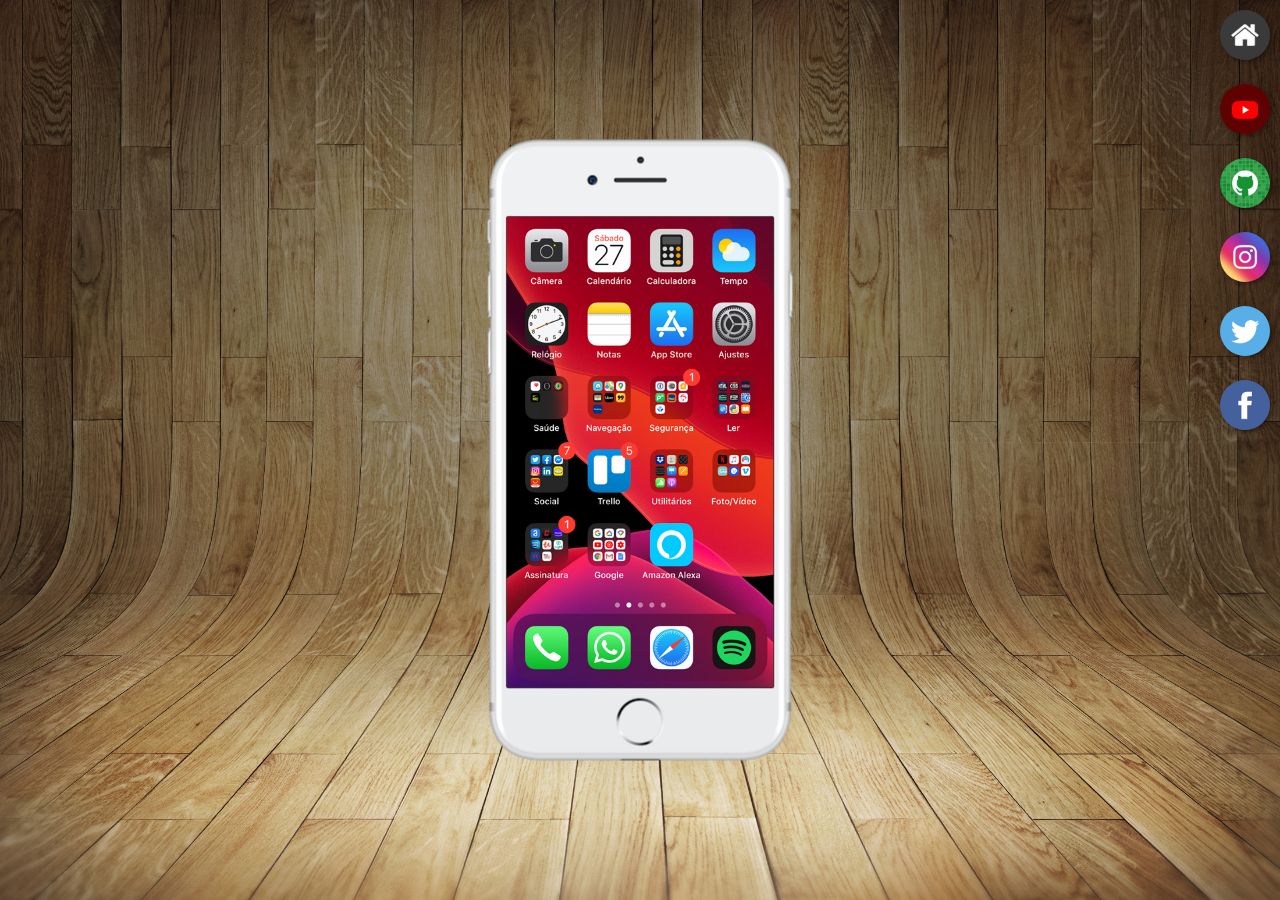
<file: index.html>
<!DOCTYPE html>
<html lang="pt-br">
<head>
    <meta charset="UTF-8">
    <meta name="viewport" content="width=device-width, initial-scale=1.0">
    <link rel="shortcut icon" href="favicon.ico" type="image/x-icon">
    <link rel="stylesheet" href="estilos/style.css">
    <title>Projeto Redes Sociais</title>
</head>
<body>
    <main>
        <section id="telefone">
            <iframe src="home.html" name="tela" id="tela"  frameborder="0"></iframe>

        </section>
        <section id="redes-sociais">
            <a href="home.html" target="tela"><img src="imagens/logo-home.jpg" alt="Home"></a><br>
            <a href="youtube.html" target="tela"><img src="imagens/logo-youtube.jpg" alt="YouTube"></a><br>
            <a href="github.html" target="tela"><img src="imagens/logo-github.jpg" alt="GitHub"></a><br>
            <a href="instagram.html" target="tela"><img src="imagens/logo-instagram.jpg" alt="Instagram"></a><br>
            <a href="twitter.html" target="tela"><img src="imagens/logo-twitter.jpg" alt="Twitter"></a><br>
            <a href="facebook.html" target="tela"><img src="imagens/logo-facebook.jpg" alt=""></a><br>

        </section>

    </main>
    
    
</body>
</html>
</file>
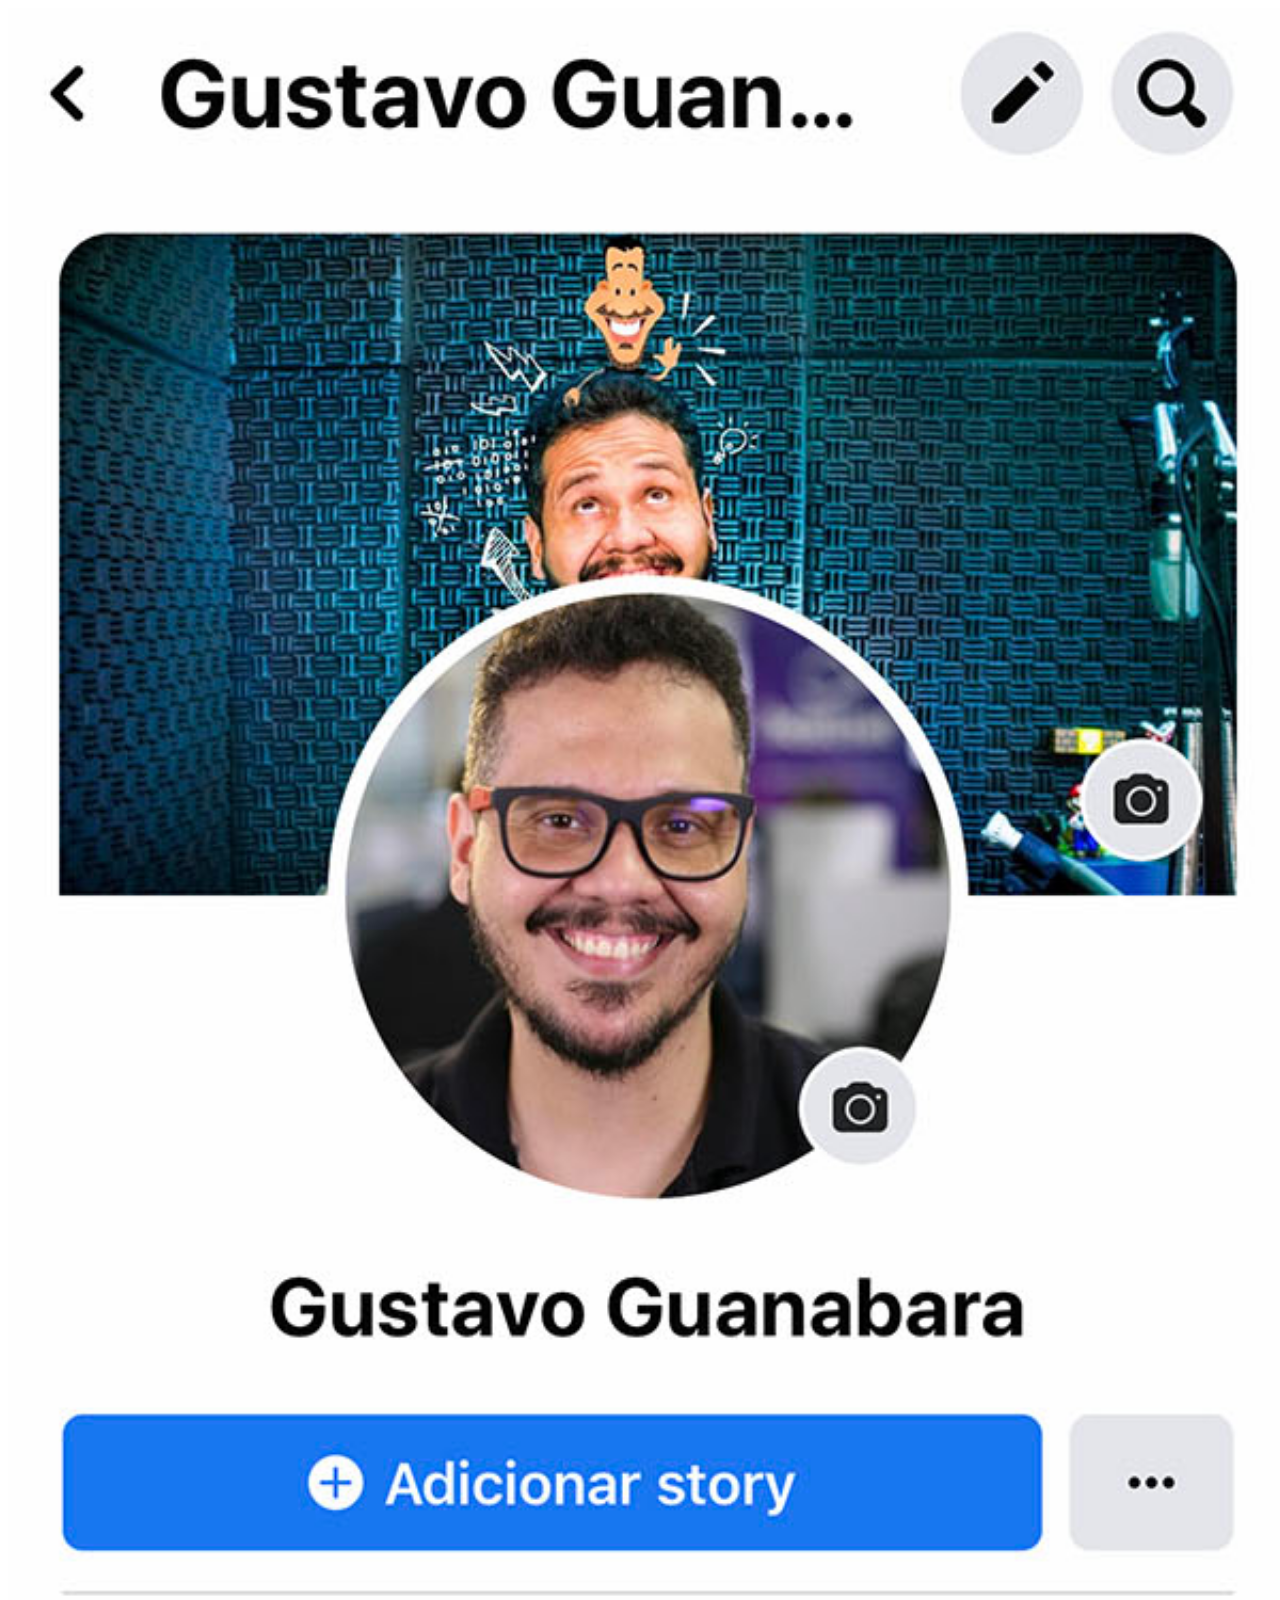
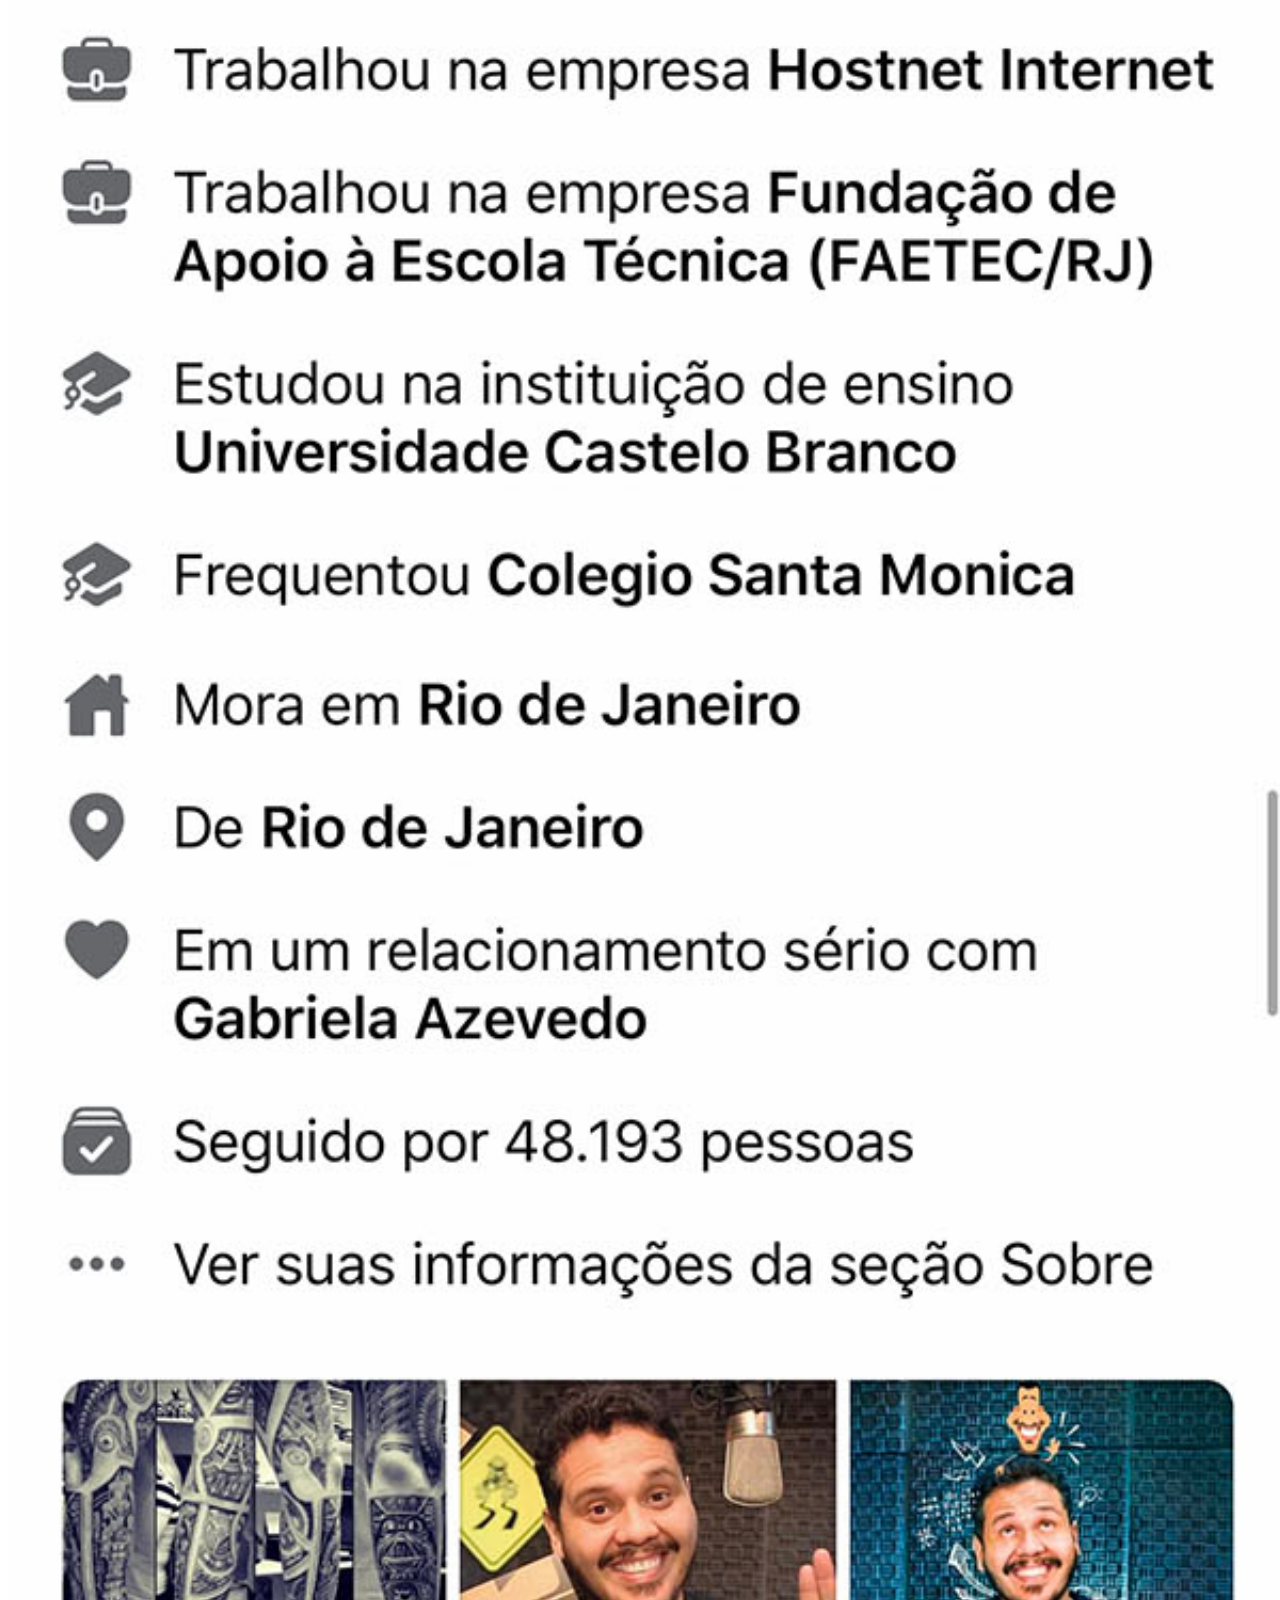
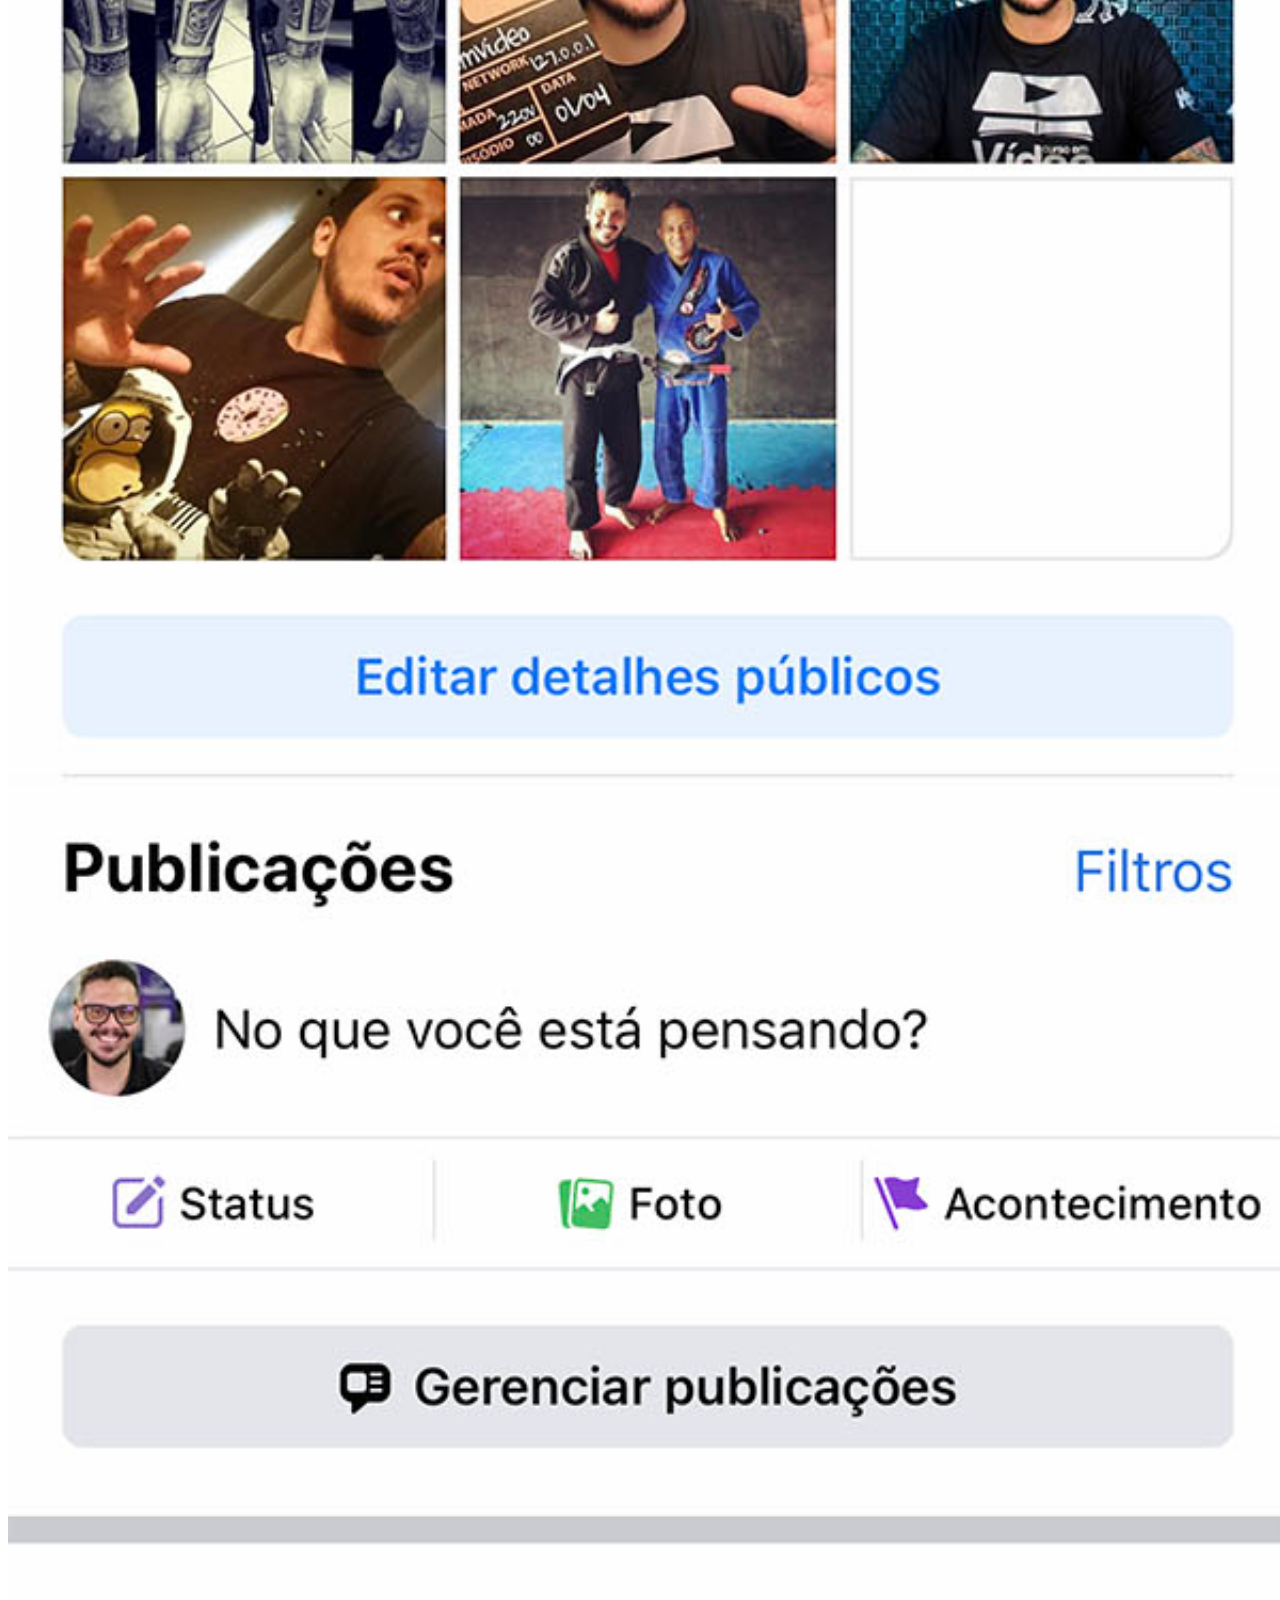
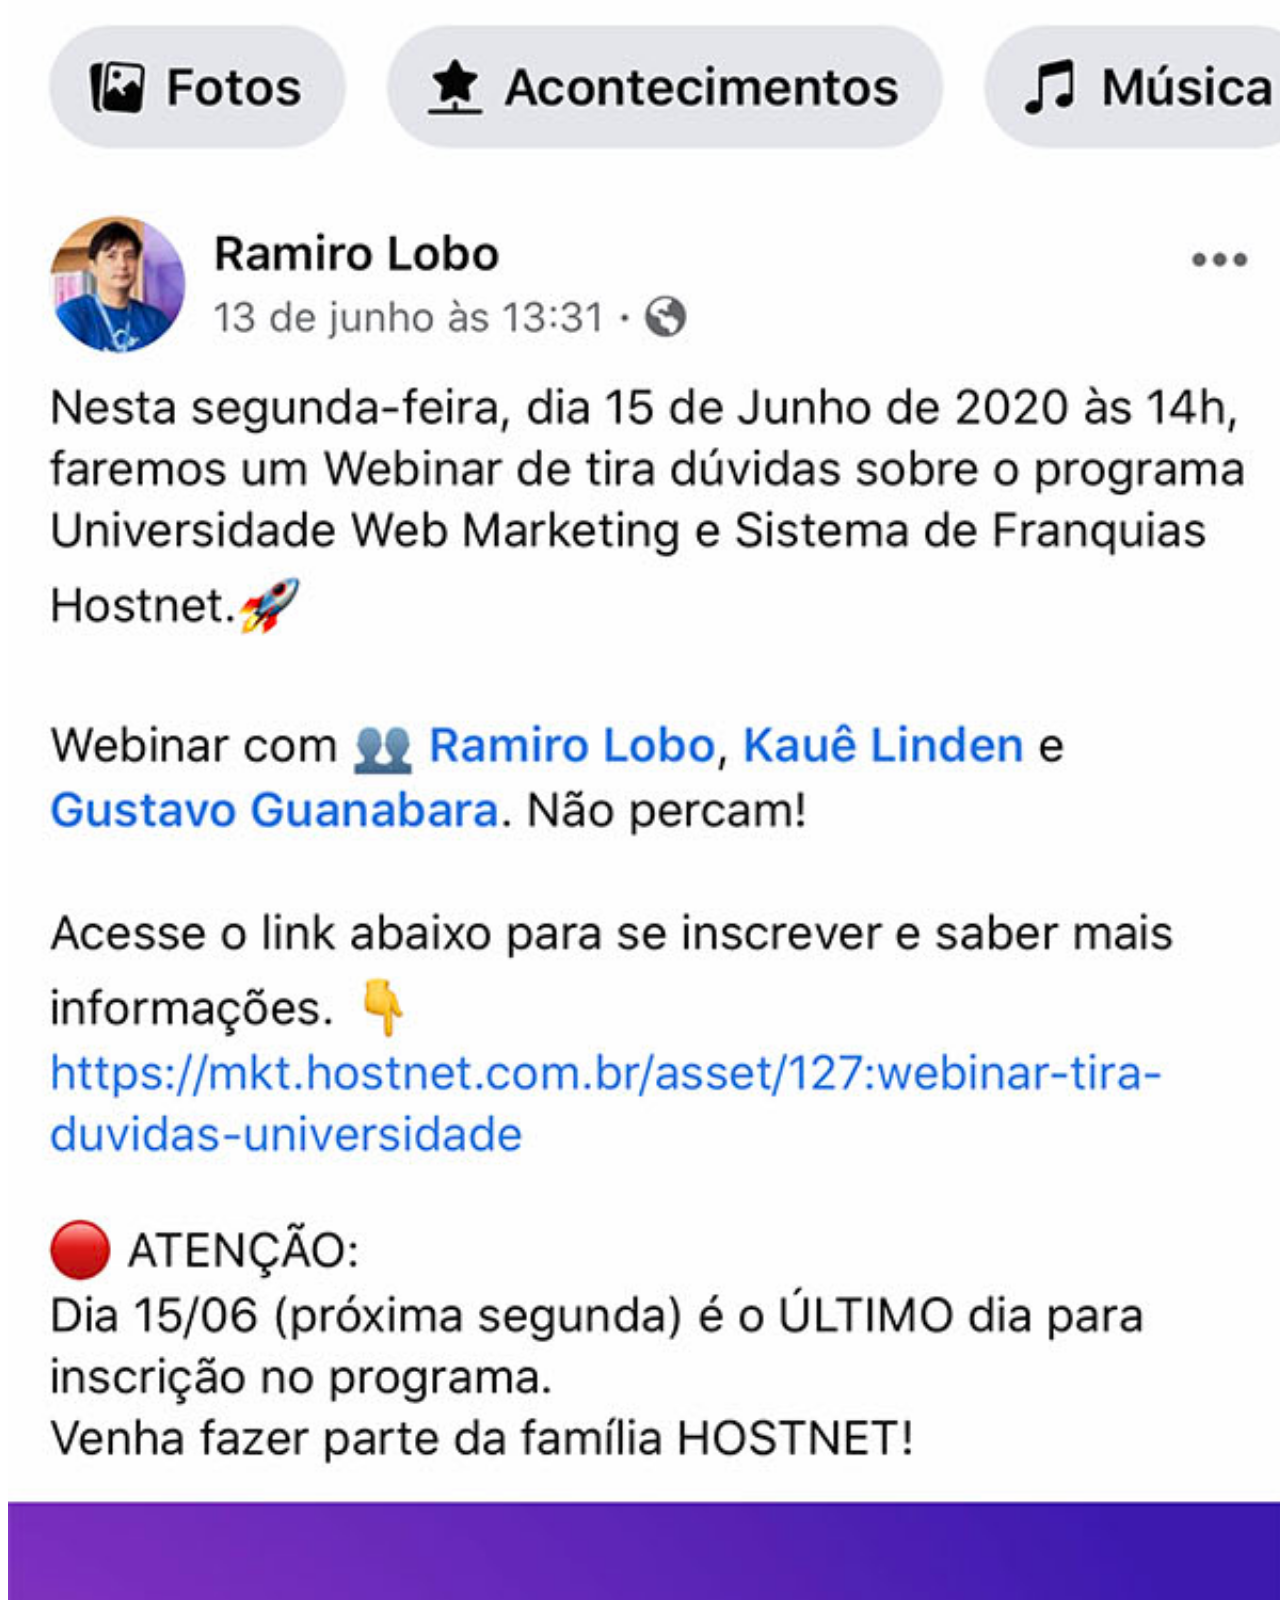
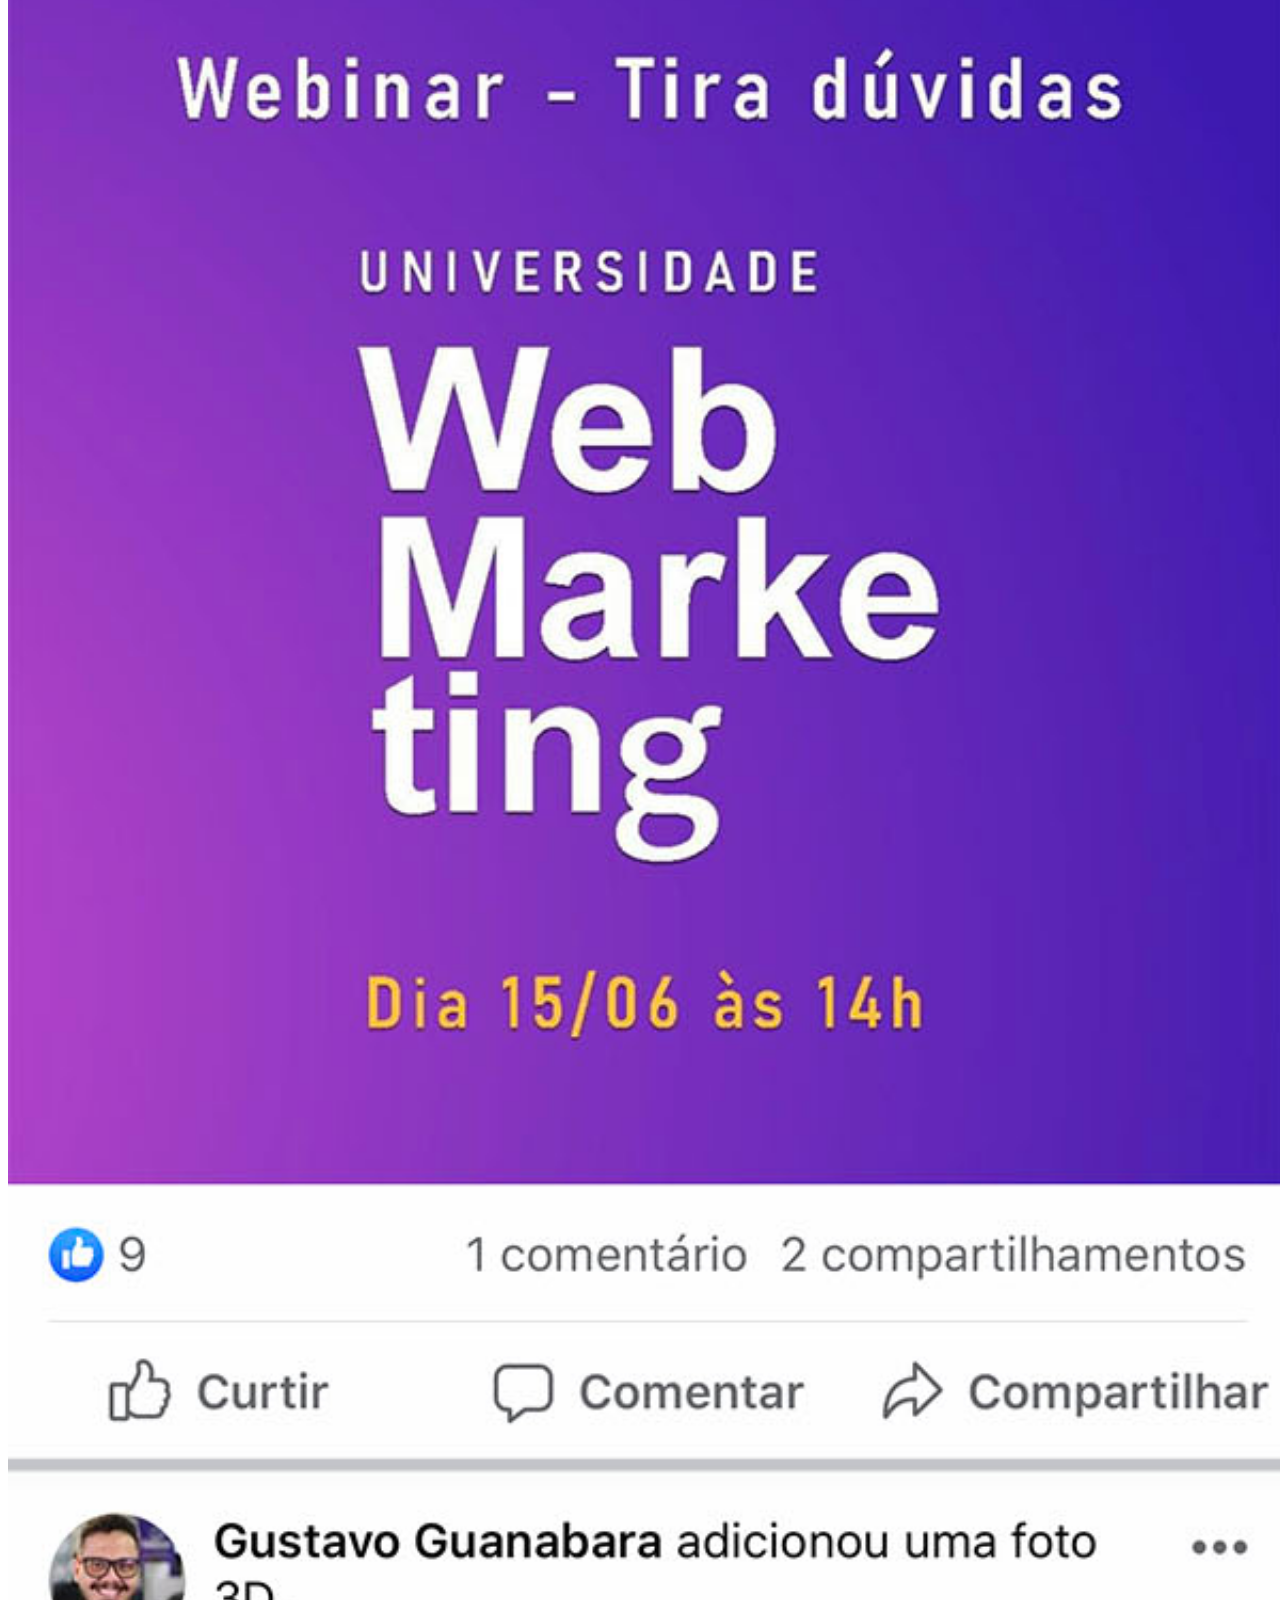
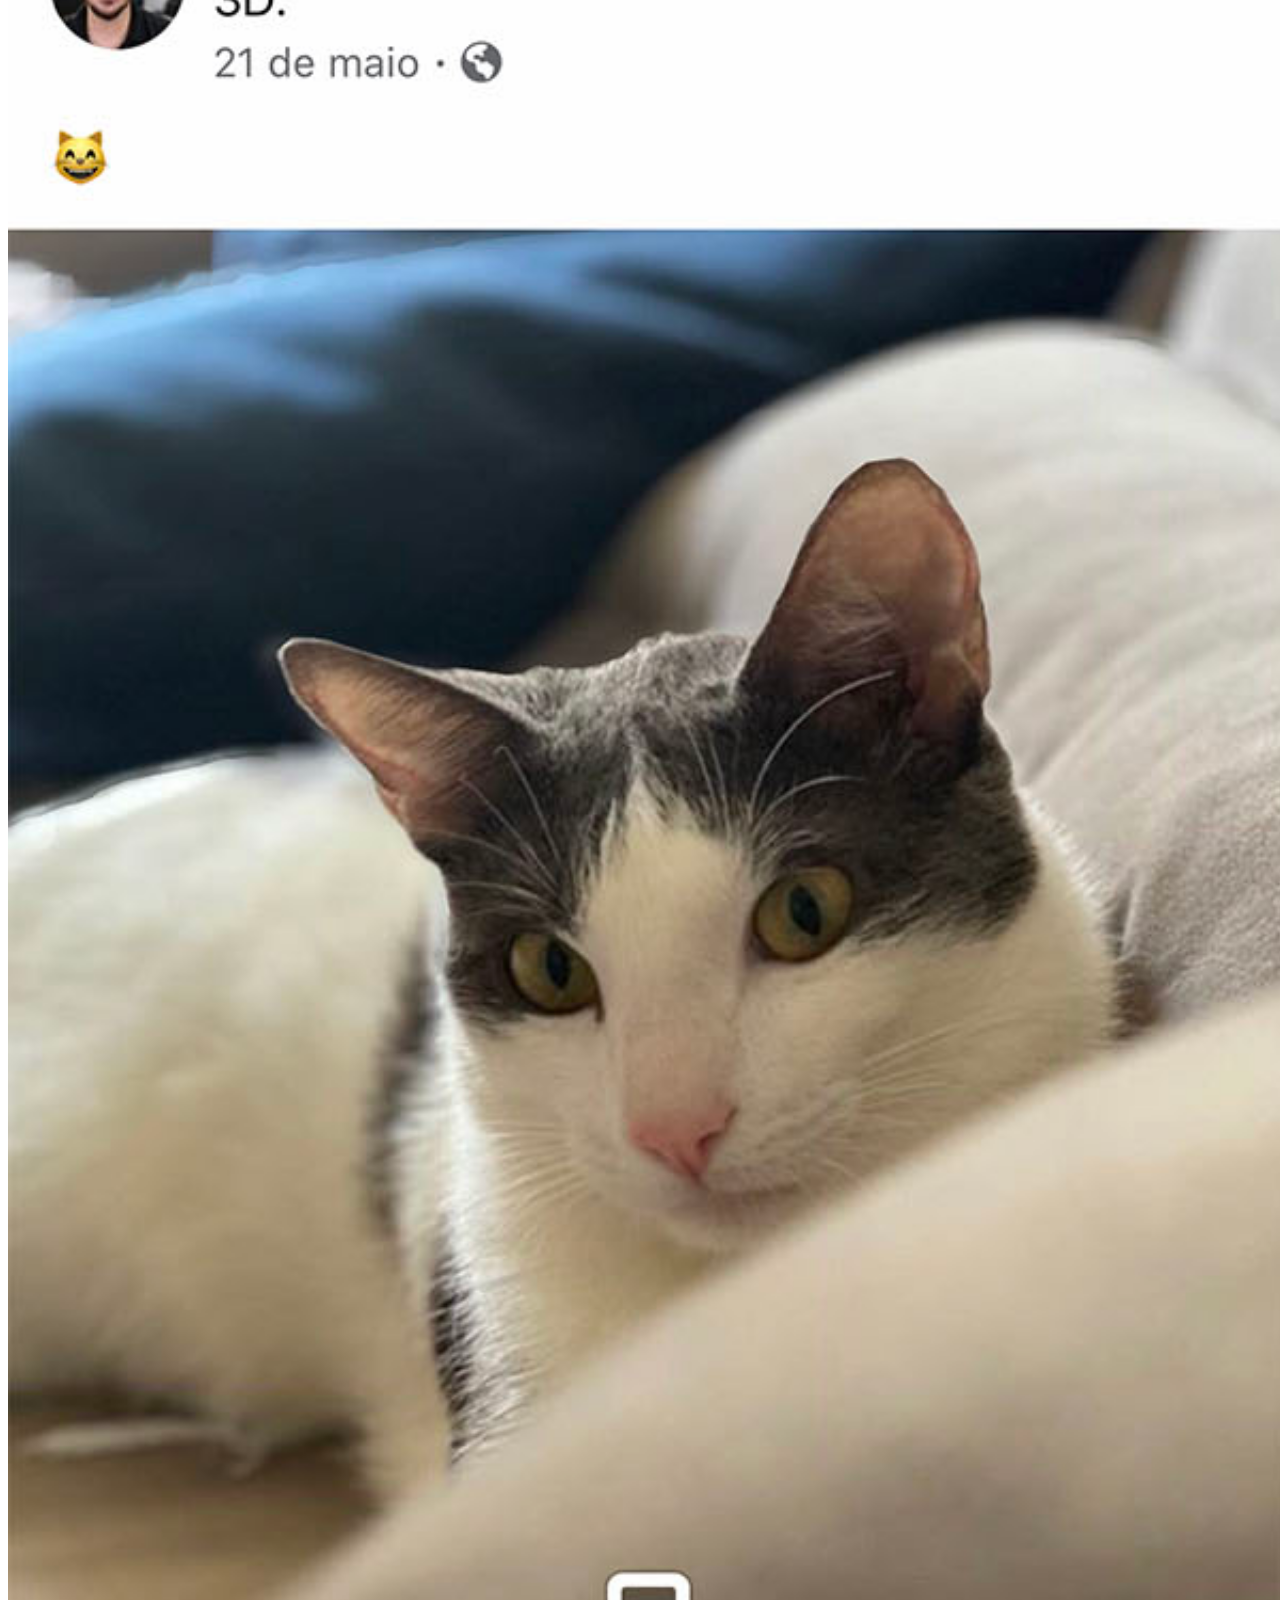
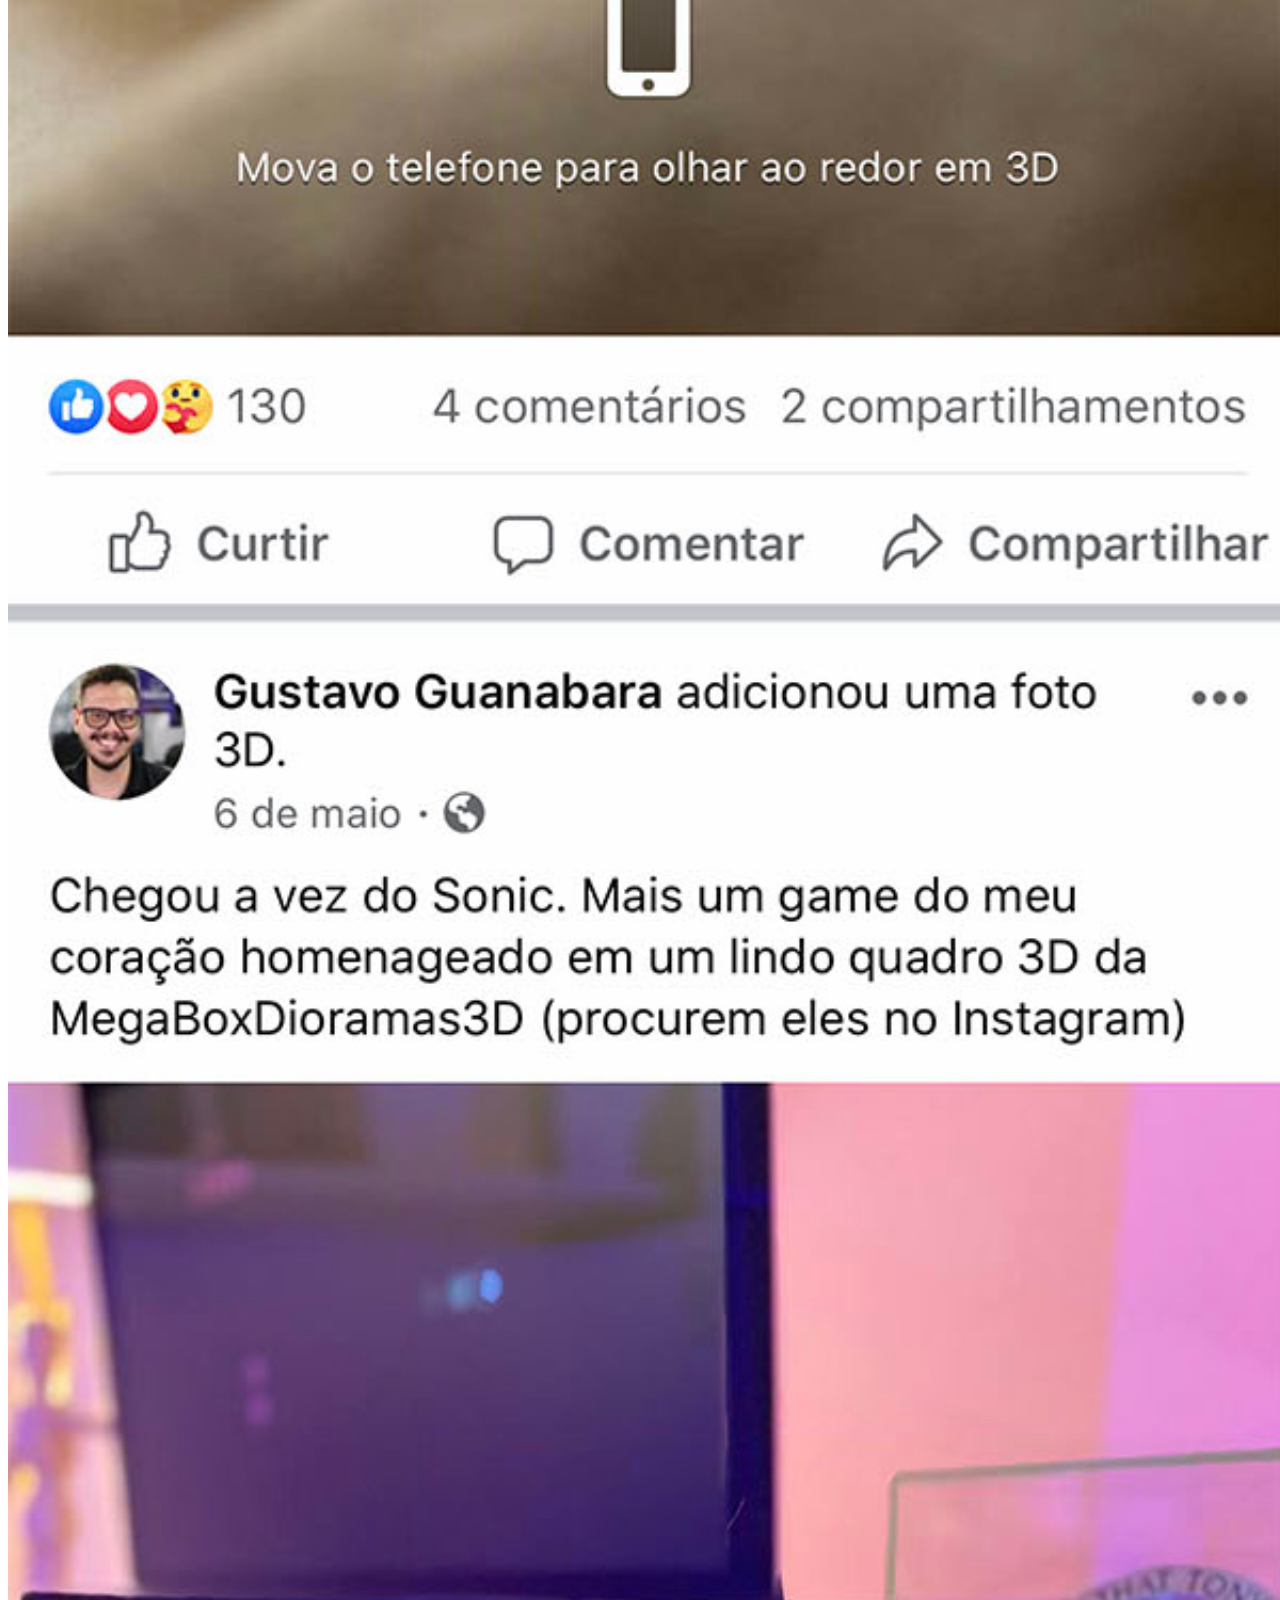
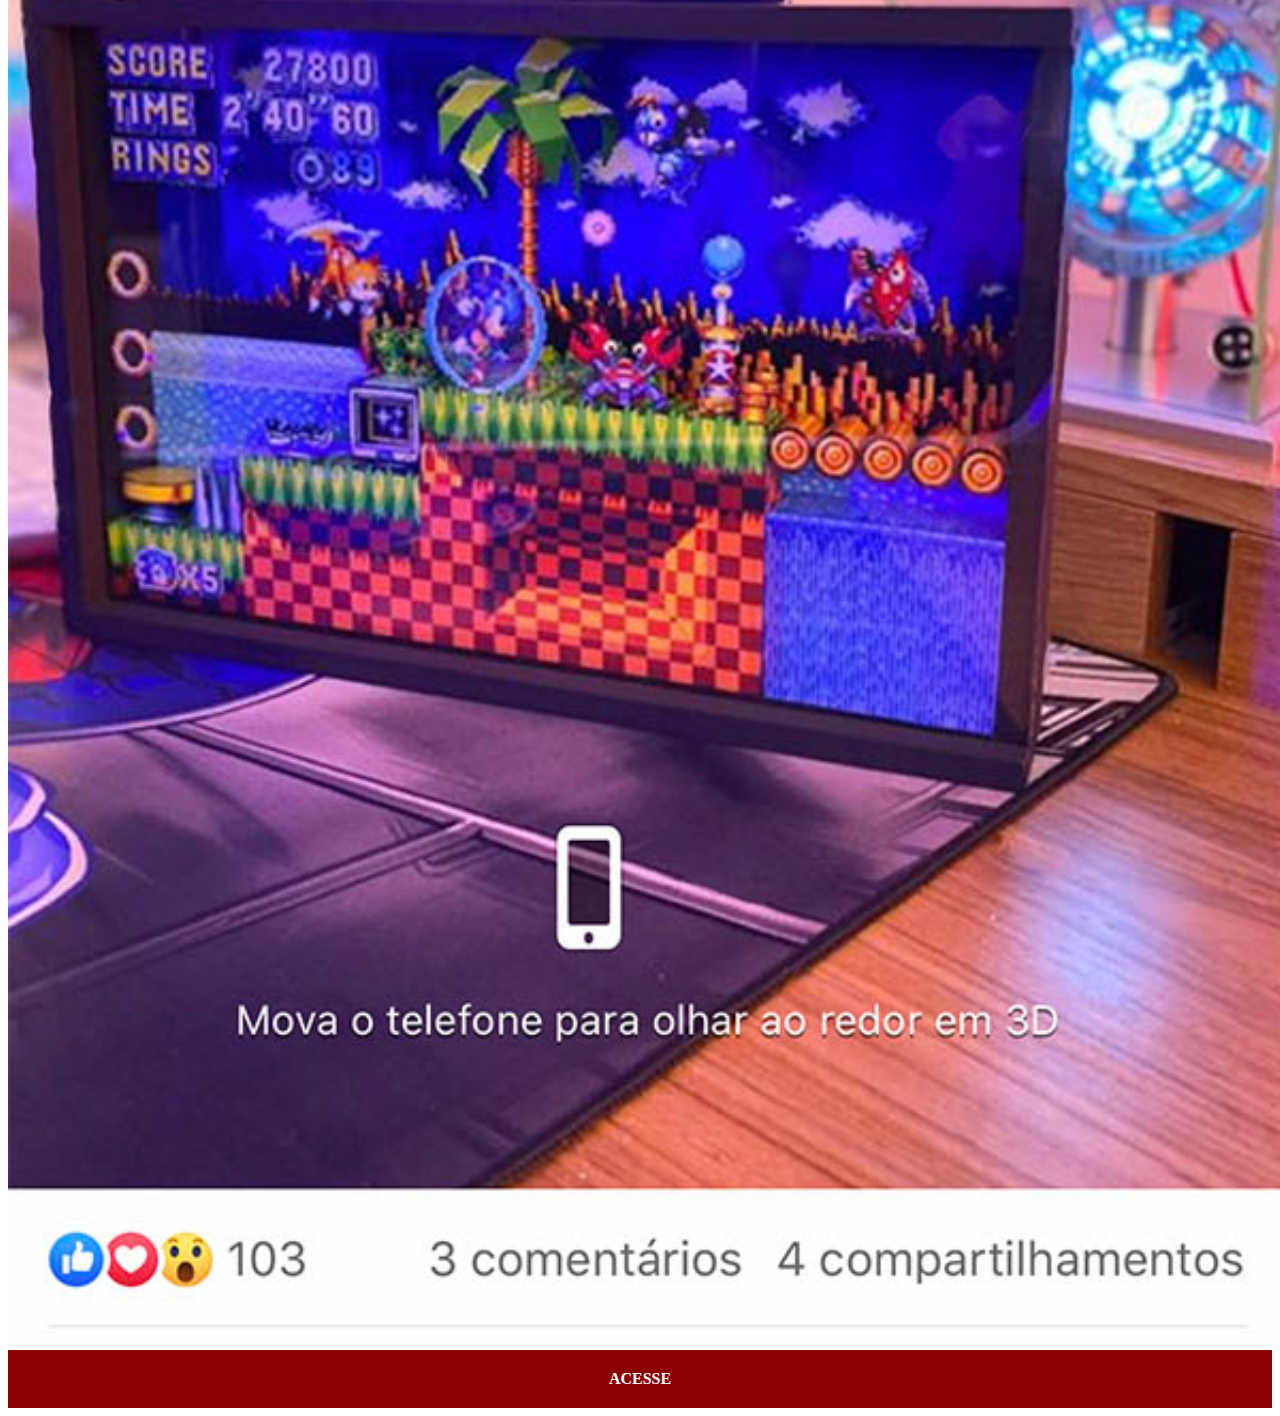
<file: facebook.html>
<!DOCTYPE html>
<html lang="en">
<head>
    <meta charset="UTF-8">
    <meta name="viewport" content="width=device-width, initial-scale=1.0">
    <title>Facebook</title>
    <link rel="stylesheet" href="estilos/social.css">
</head>
<body>
    <img src="imagens/tela-facebook.jpg" alt="Facebook">
    <a href="https://www.facebook.com/gustavoguanabara?locale=pt_PT">ACESSE</a>
    
</body>
</html>
</file>
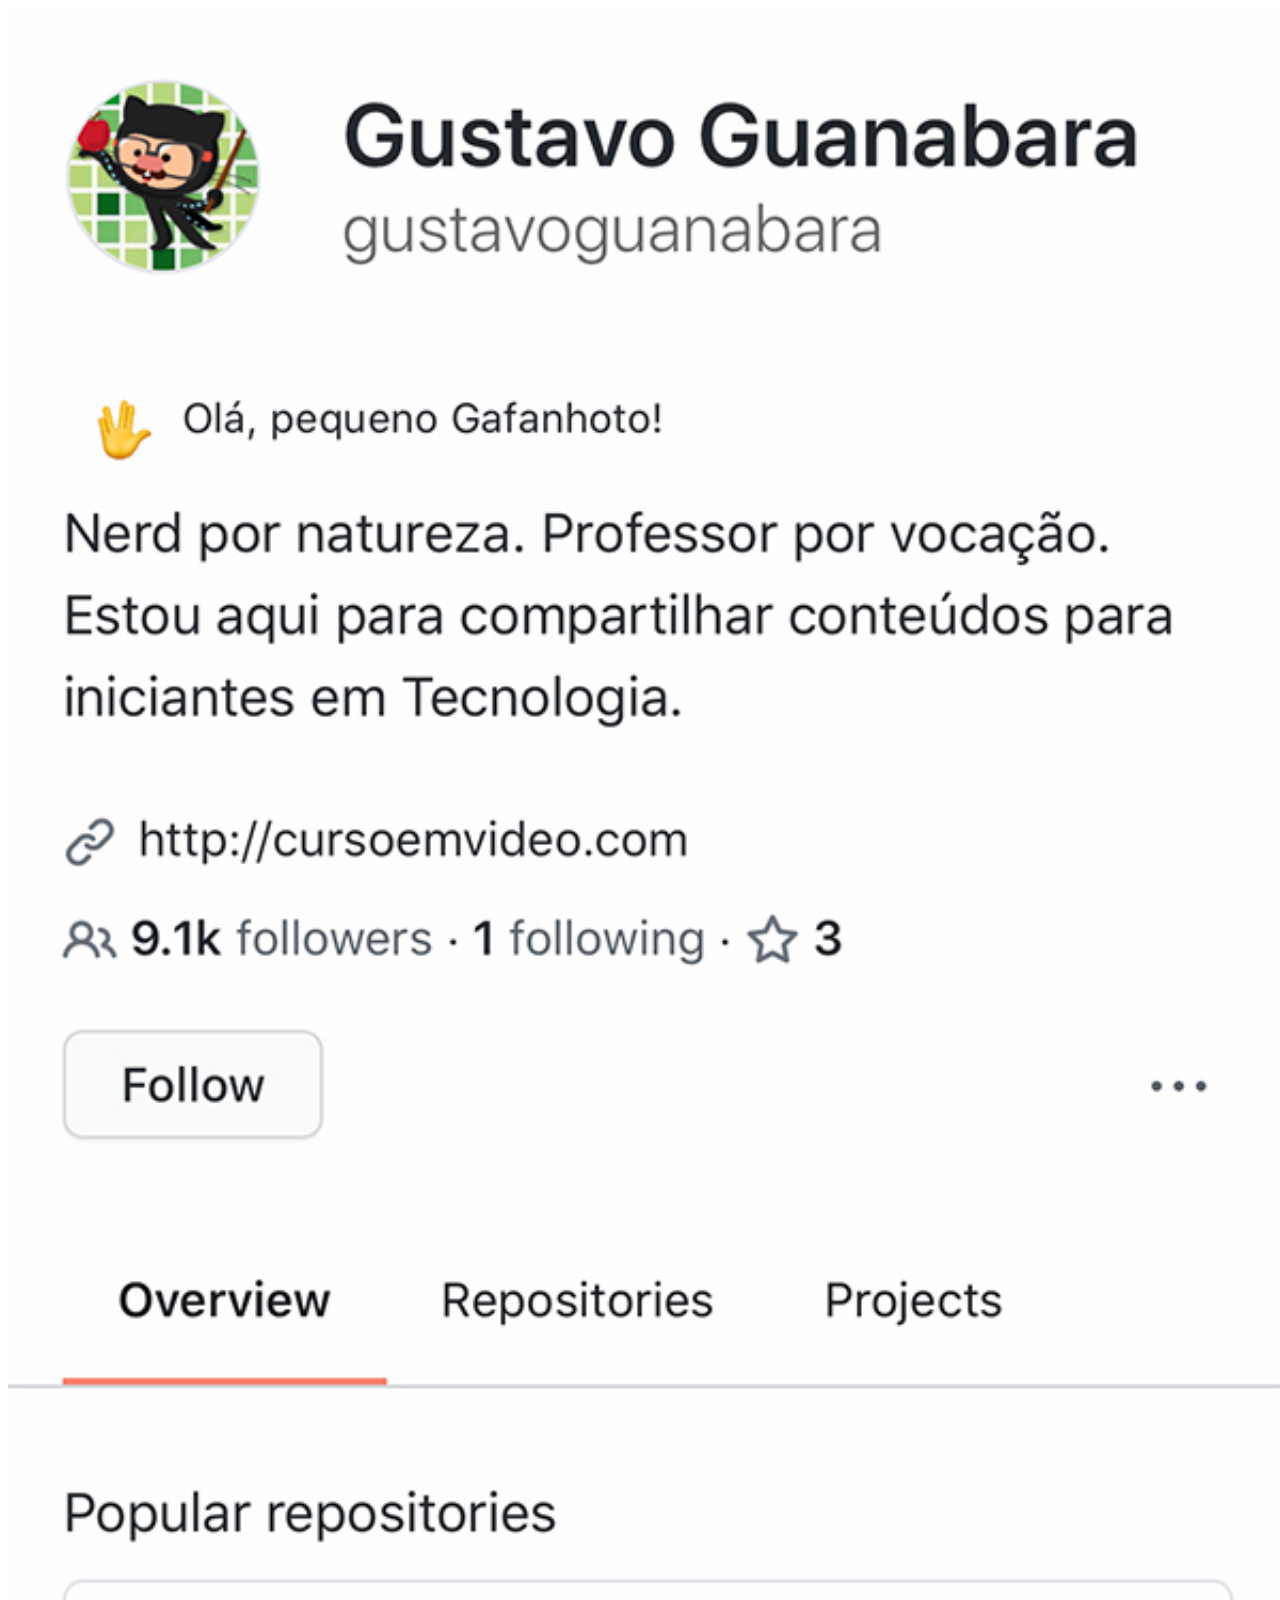
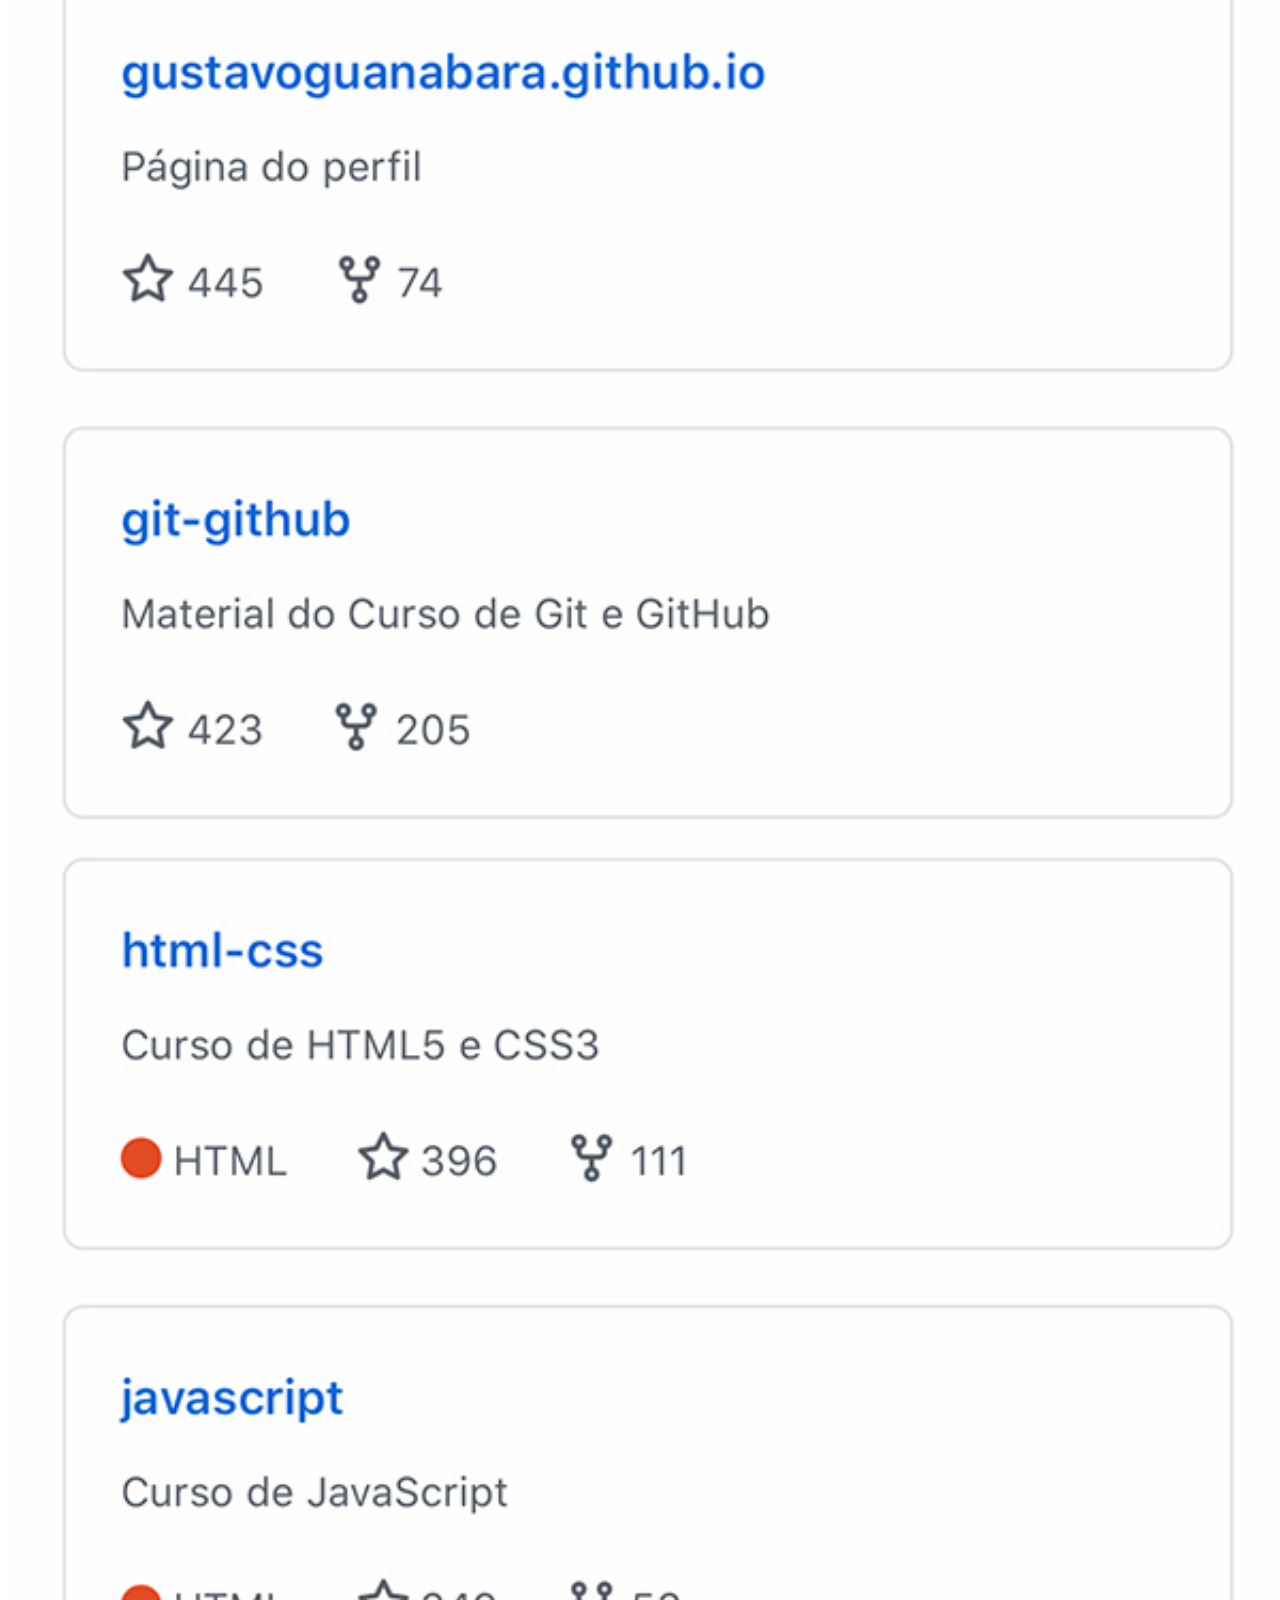
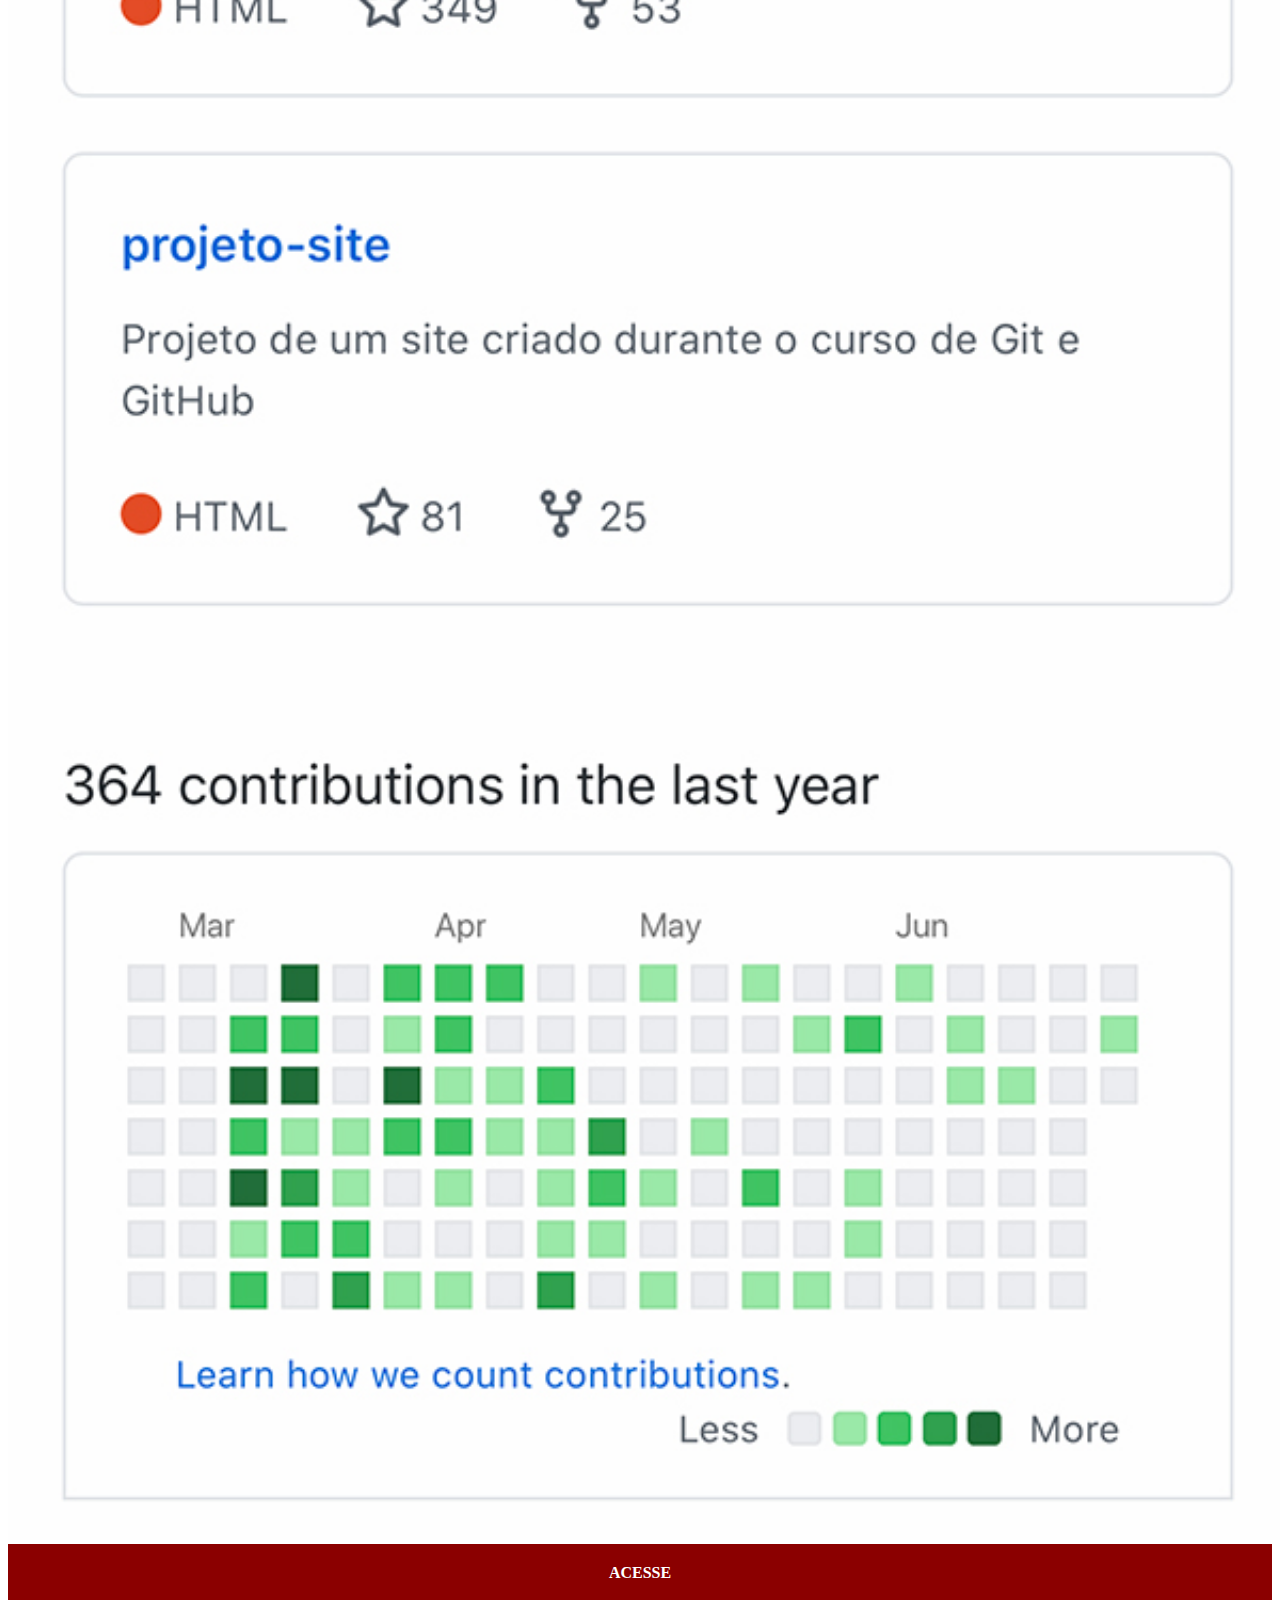
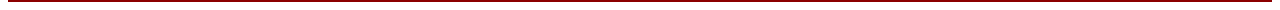
<file: github.html>
<!DOCTYPE html>
<html lang="pt-br">
<head>
    <meta charset="UTF-8">
    <meta name="viewport" content="width=device-width, initial-scale=1.0">
    <title>GitHub</title>
    <link rel="stylesheet" href="estilos/social.css">
</head>
<body>
    <img src="imagens/tela-github.jpg" alt="GitHub">
    <a href="https://github.com/gustavoguanabara/" target="_blank">ACESSE</a>
    
</body>
</html>
</file>
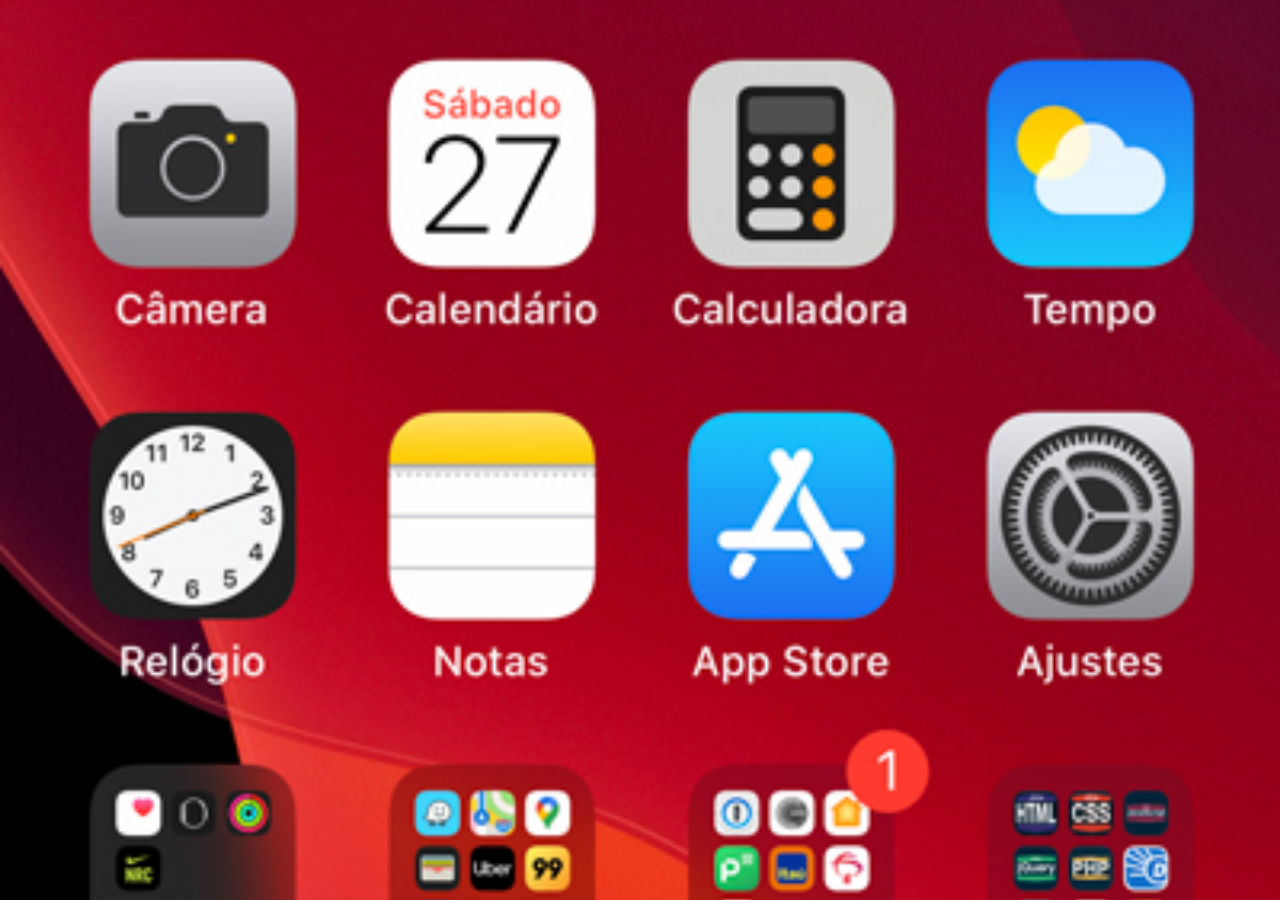
<file: home.html>
<!DOCTYPE html>
<html lang="pt-br">
<head>
    <meta charset="UTF-8">
    <meta name="viewport" content="width=device-width, initial-scale=1.0">
    <title>Home</title>
</head>
<style>
    * {
        margin: 0px;
        padding: 0px;
    }

    body {
        width: 100vw;
        height: 100vh;
        background: black url('imagens/tela-home.jpg') no-repeat top center;
        background-size: cover;
    }
</style>
<body>
    
</body>
</html>
</file>
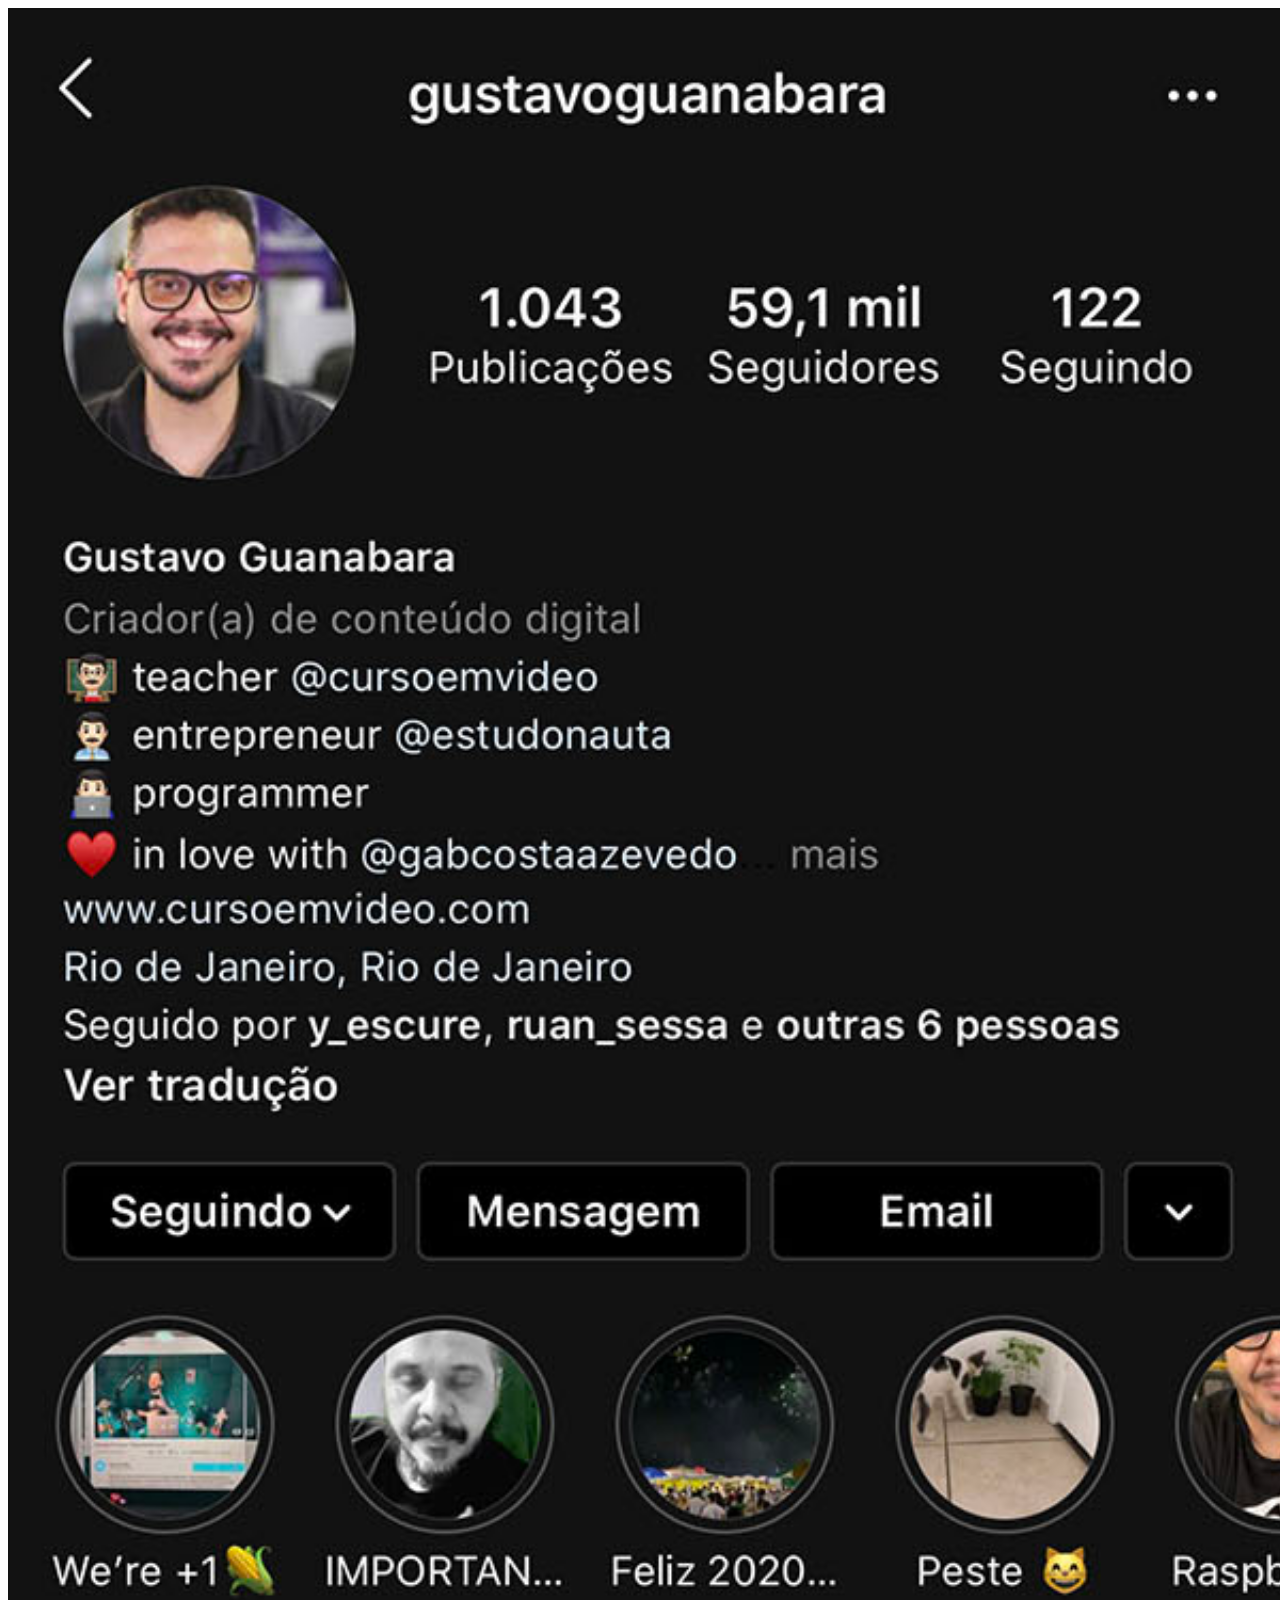
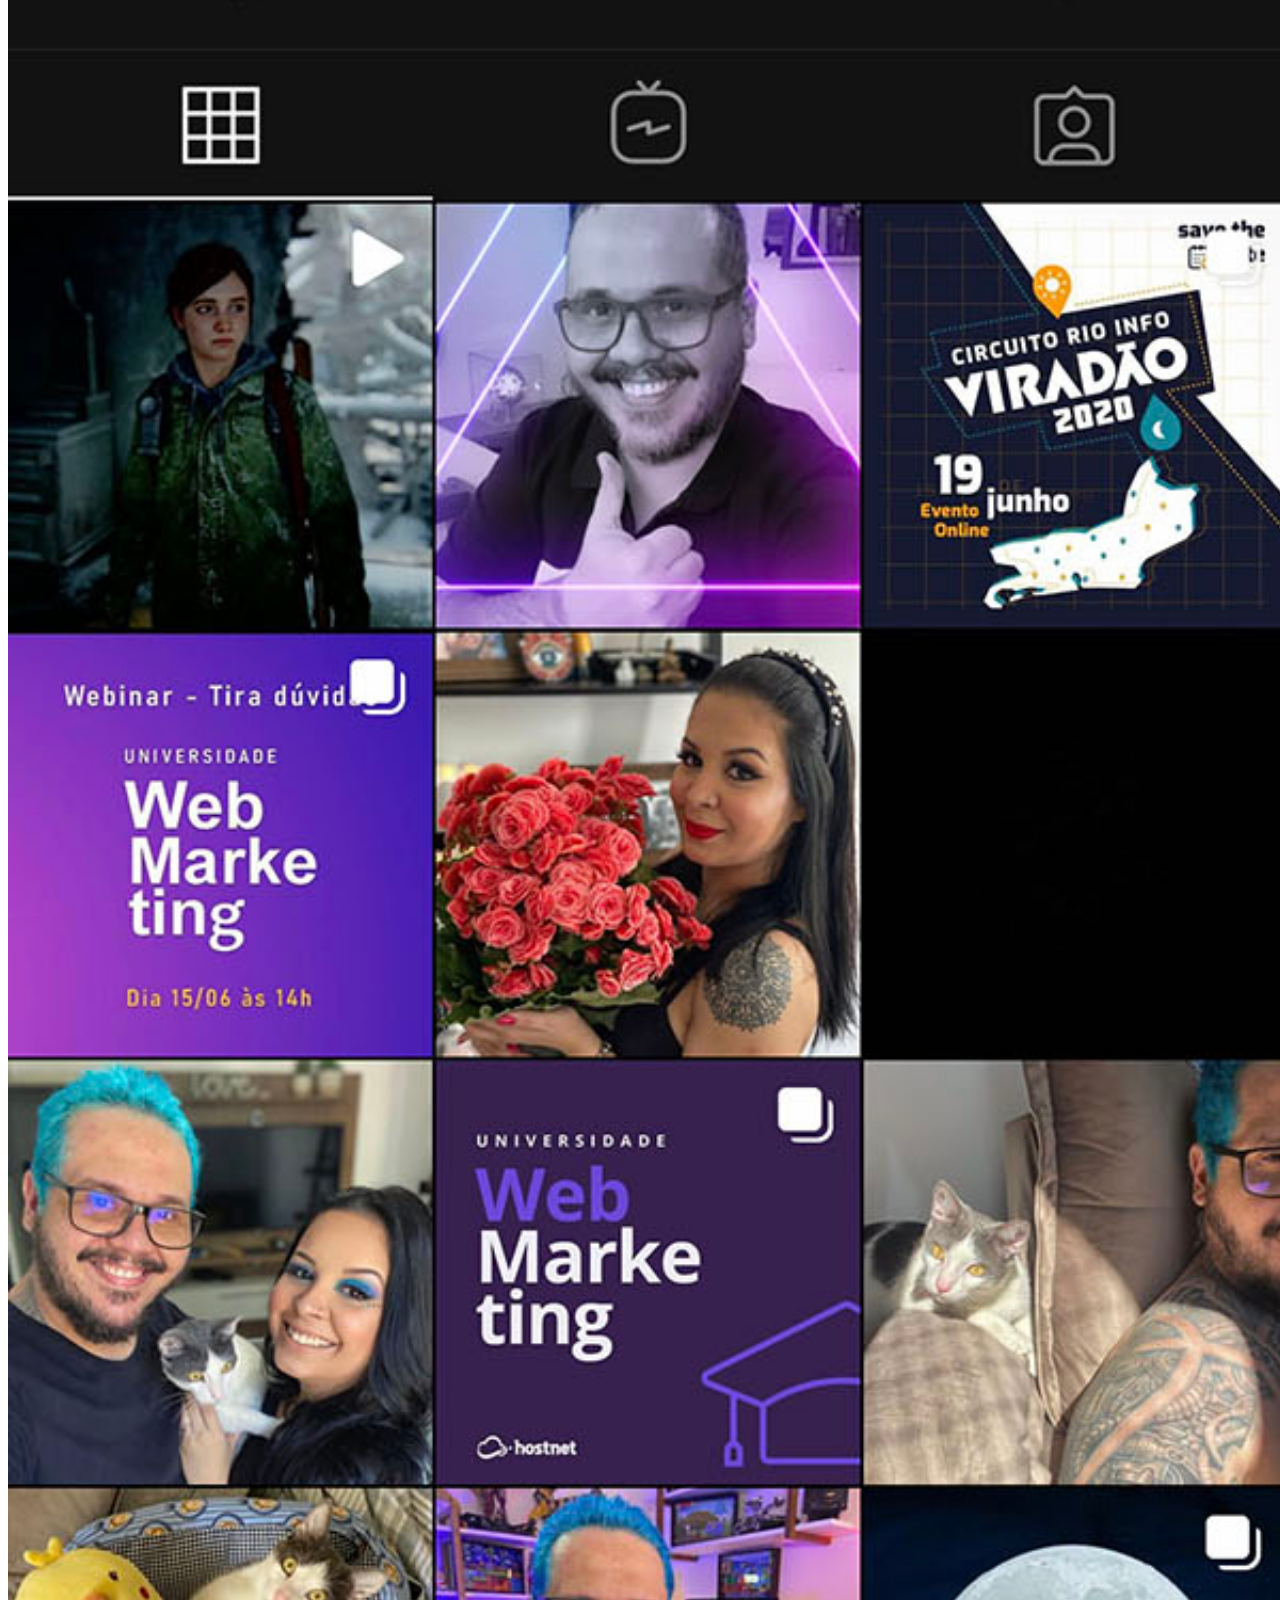
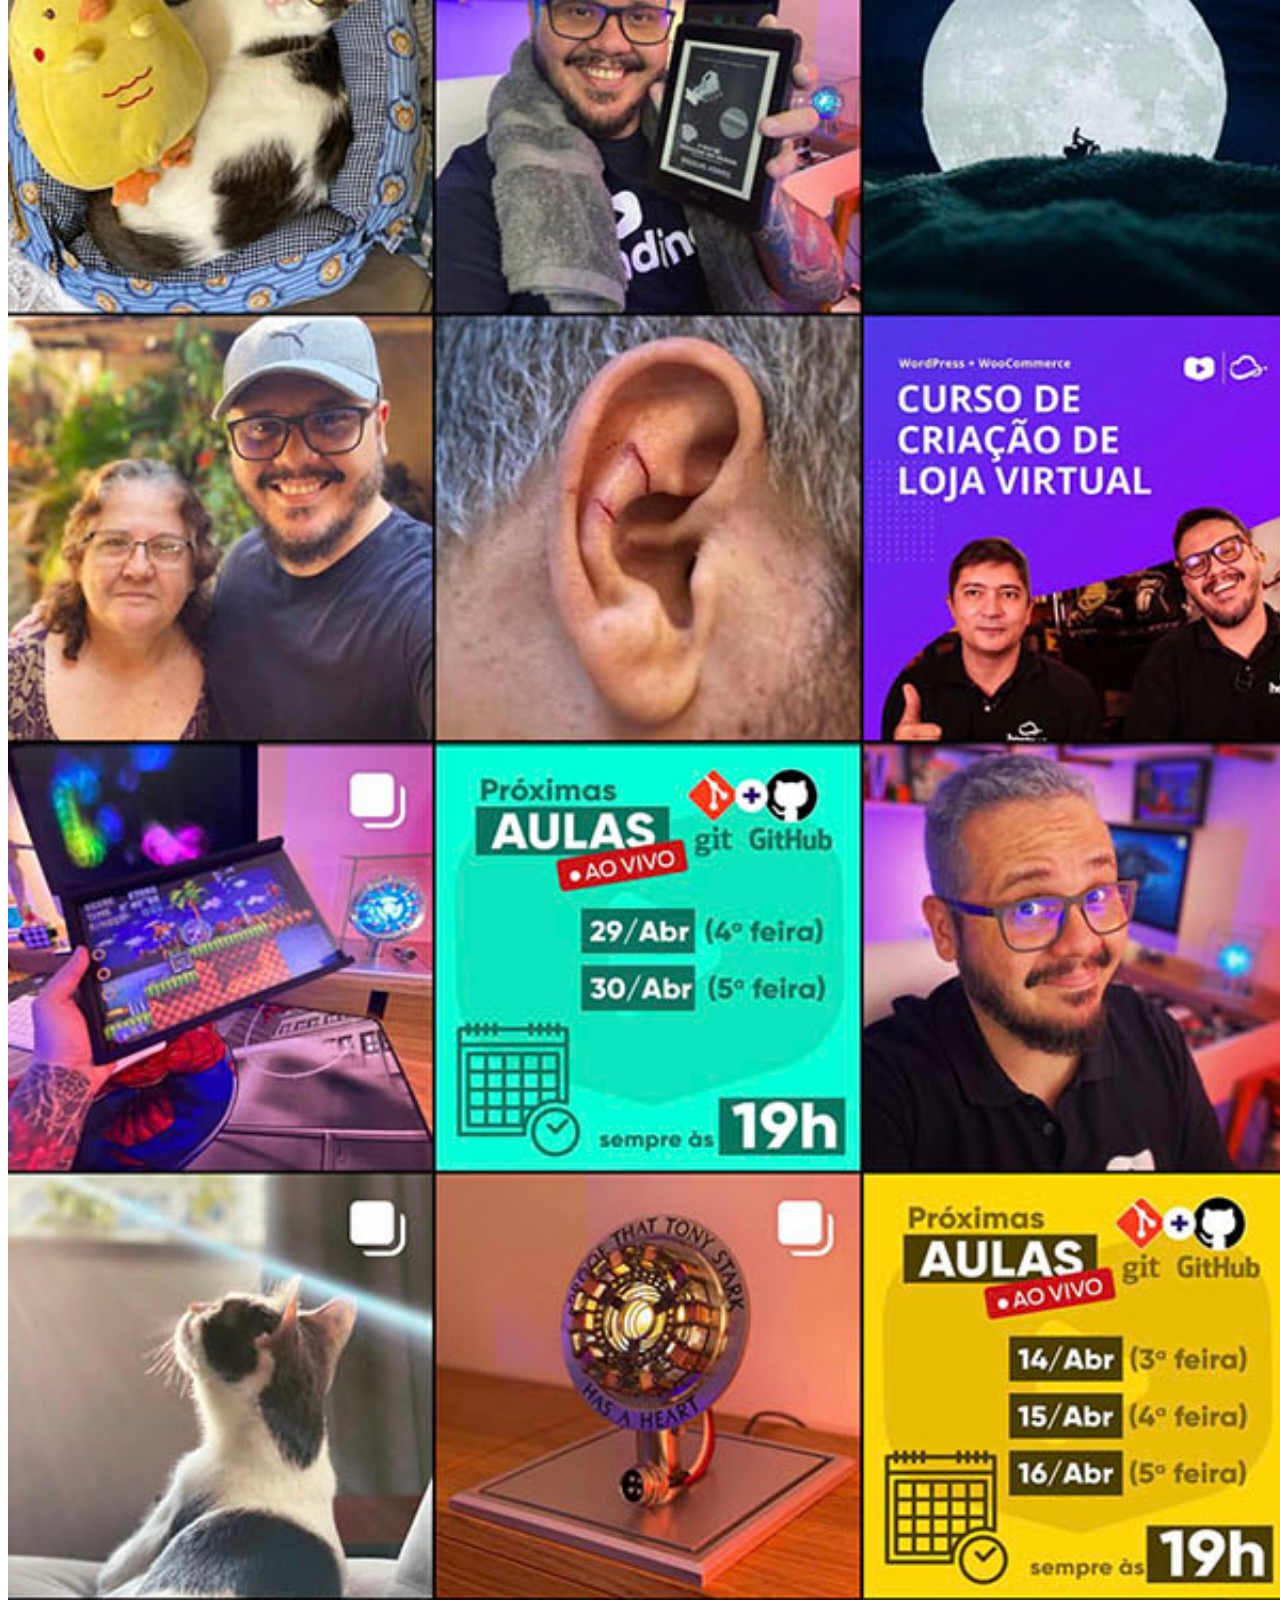
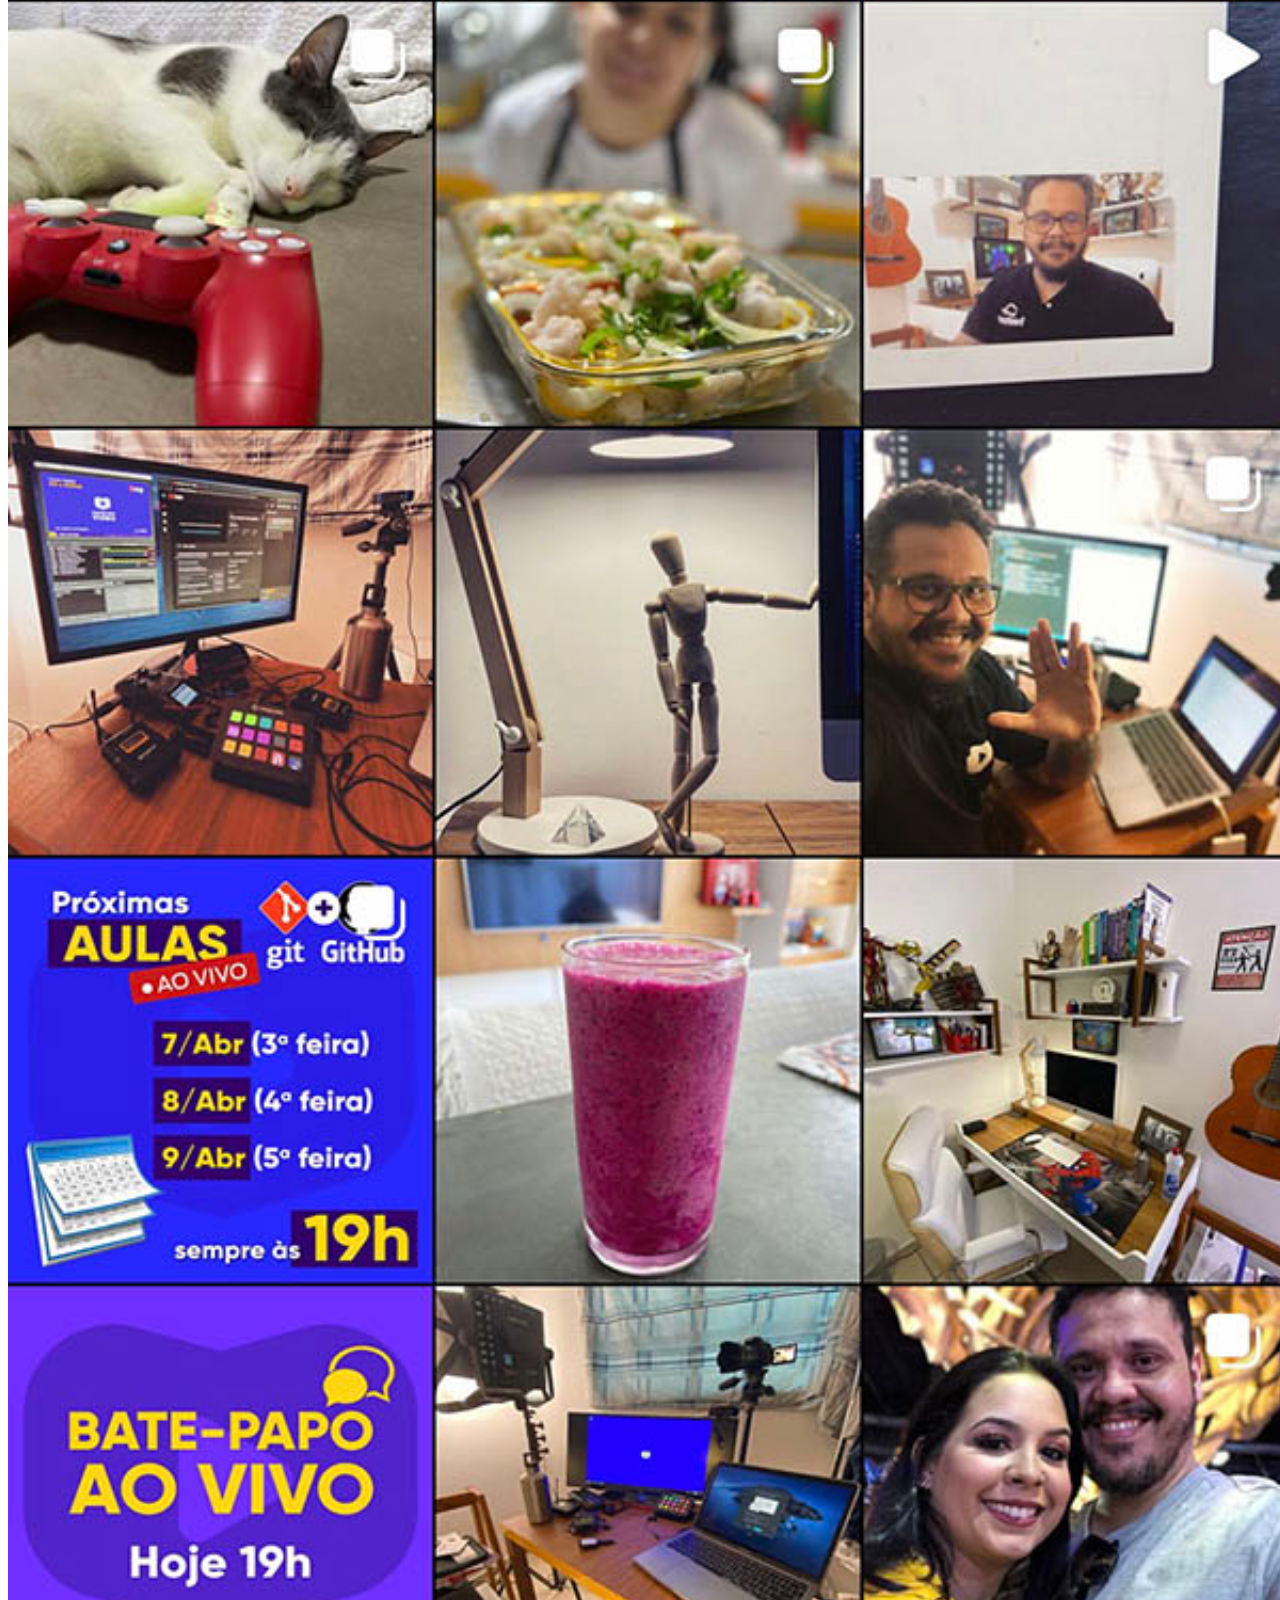
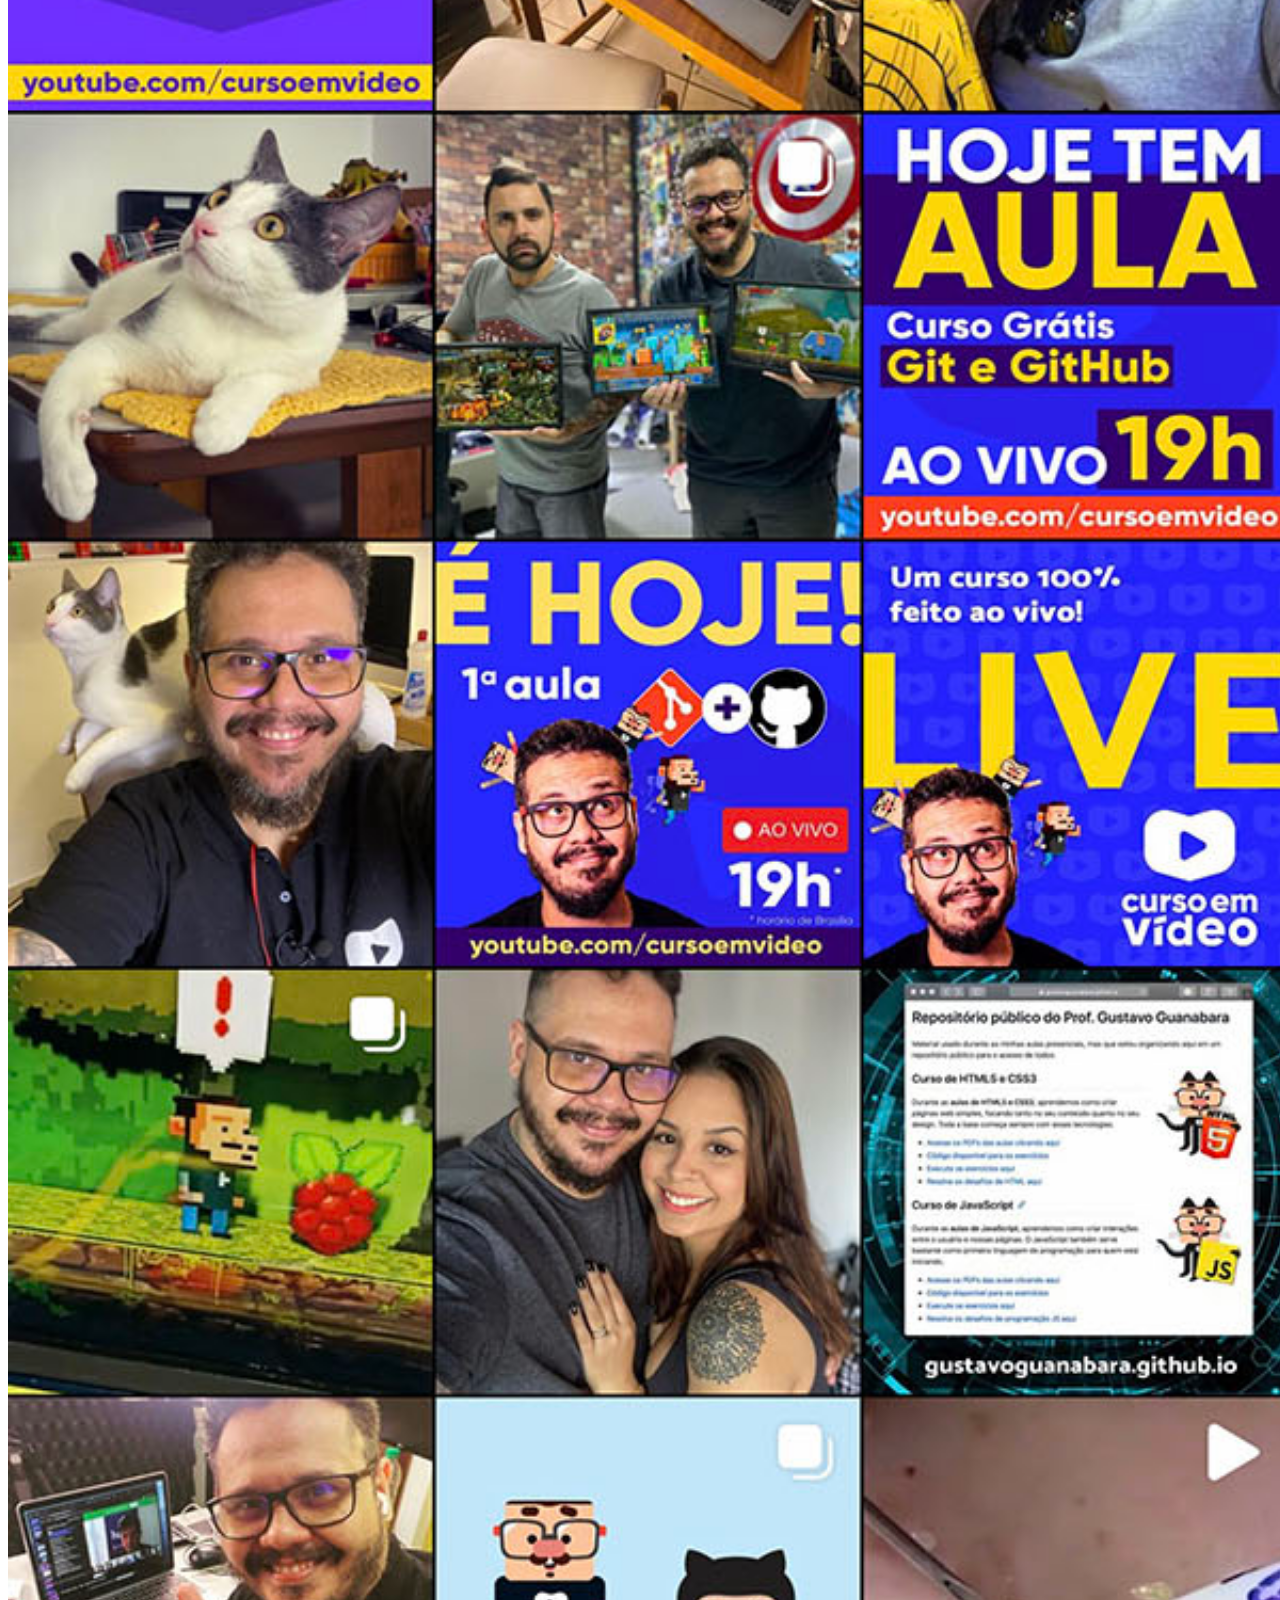
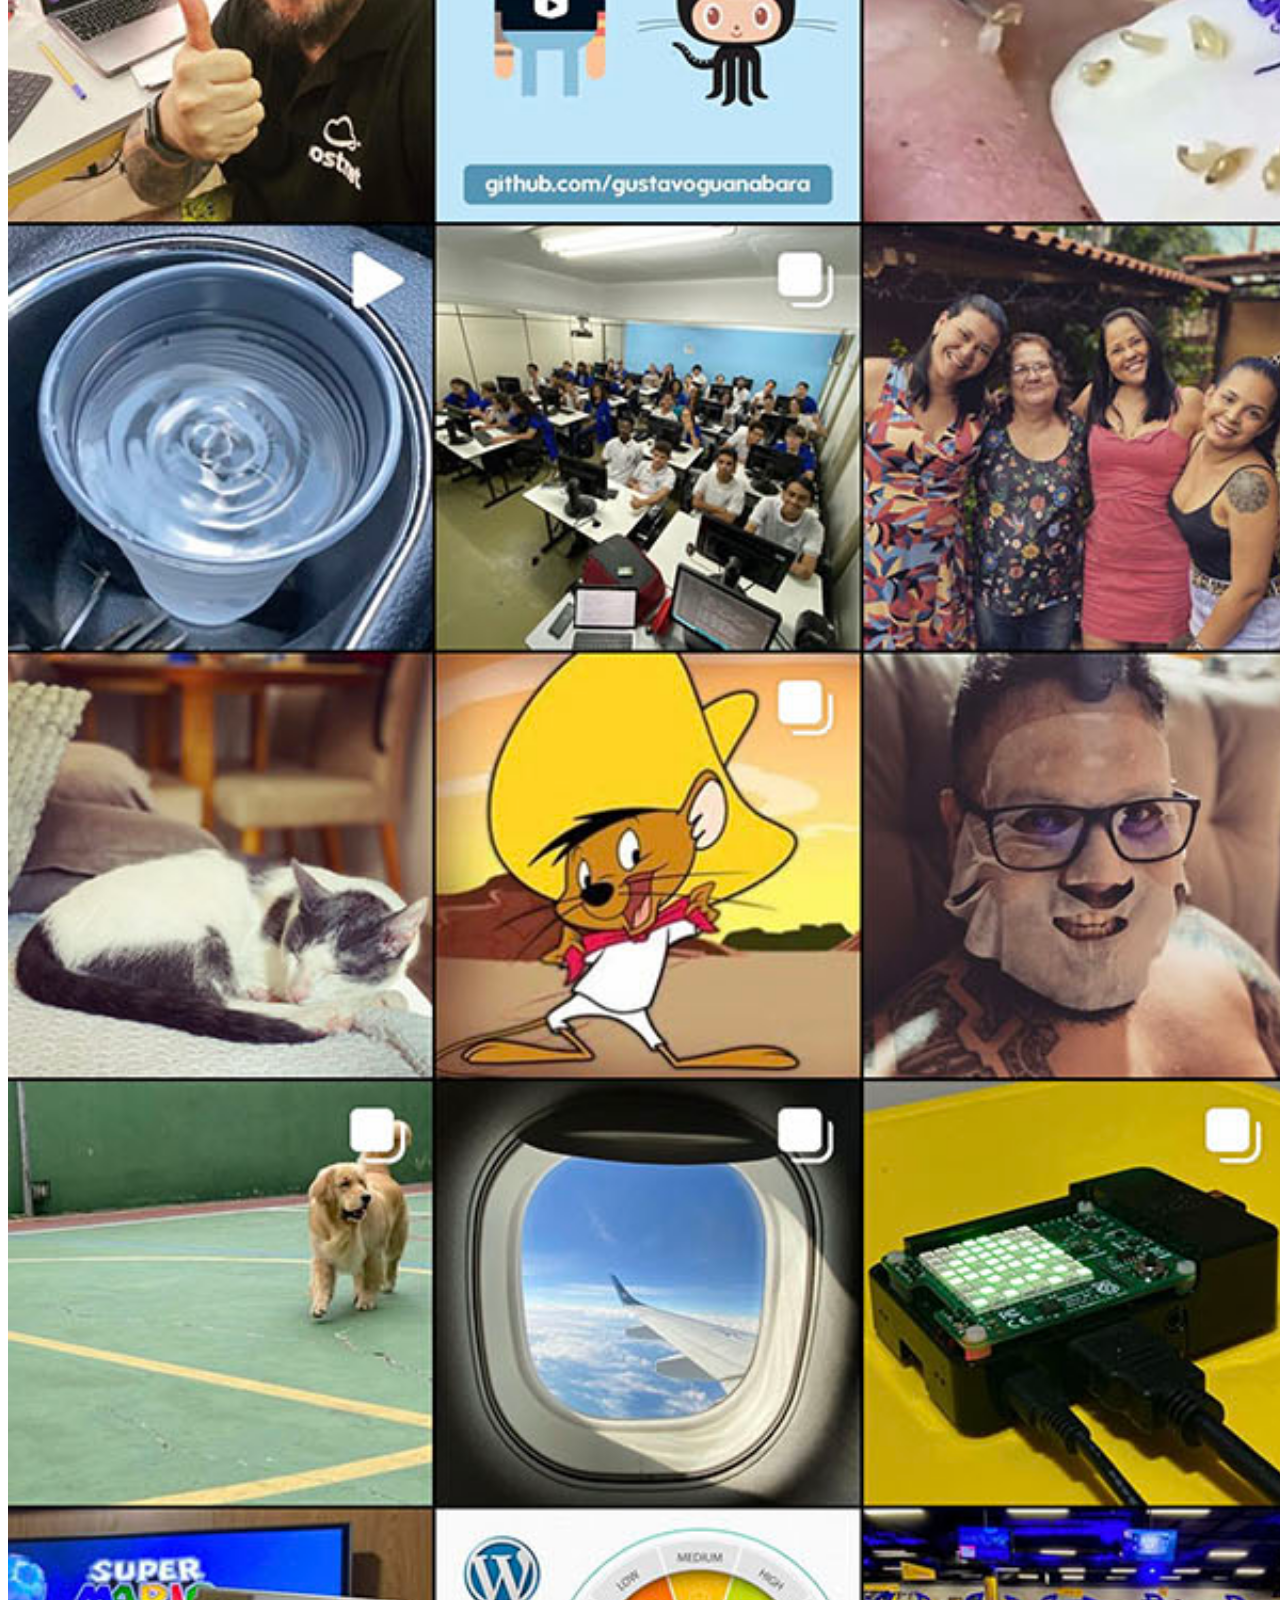
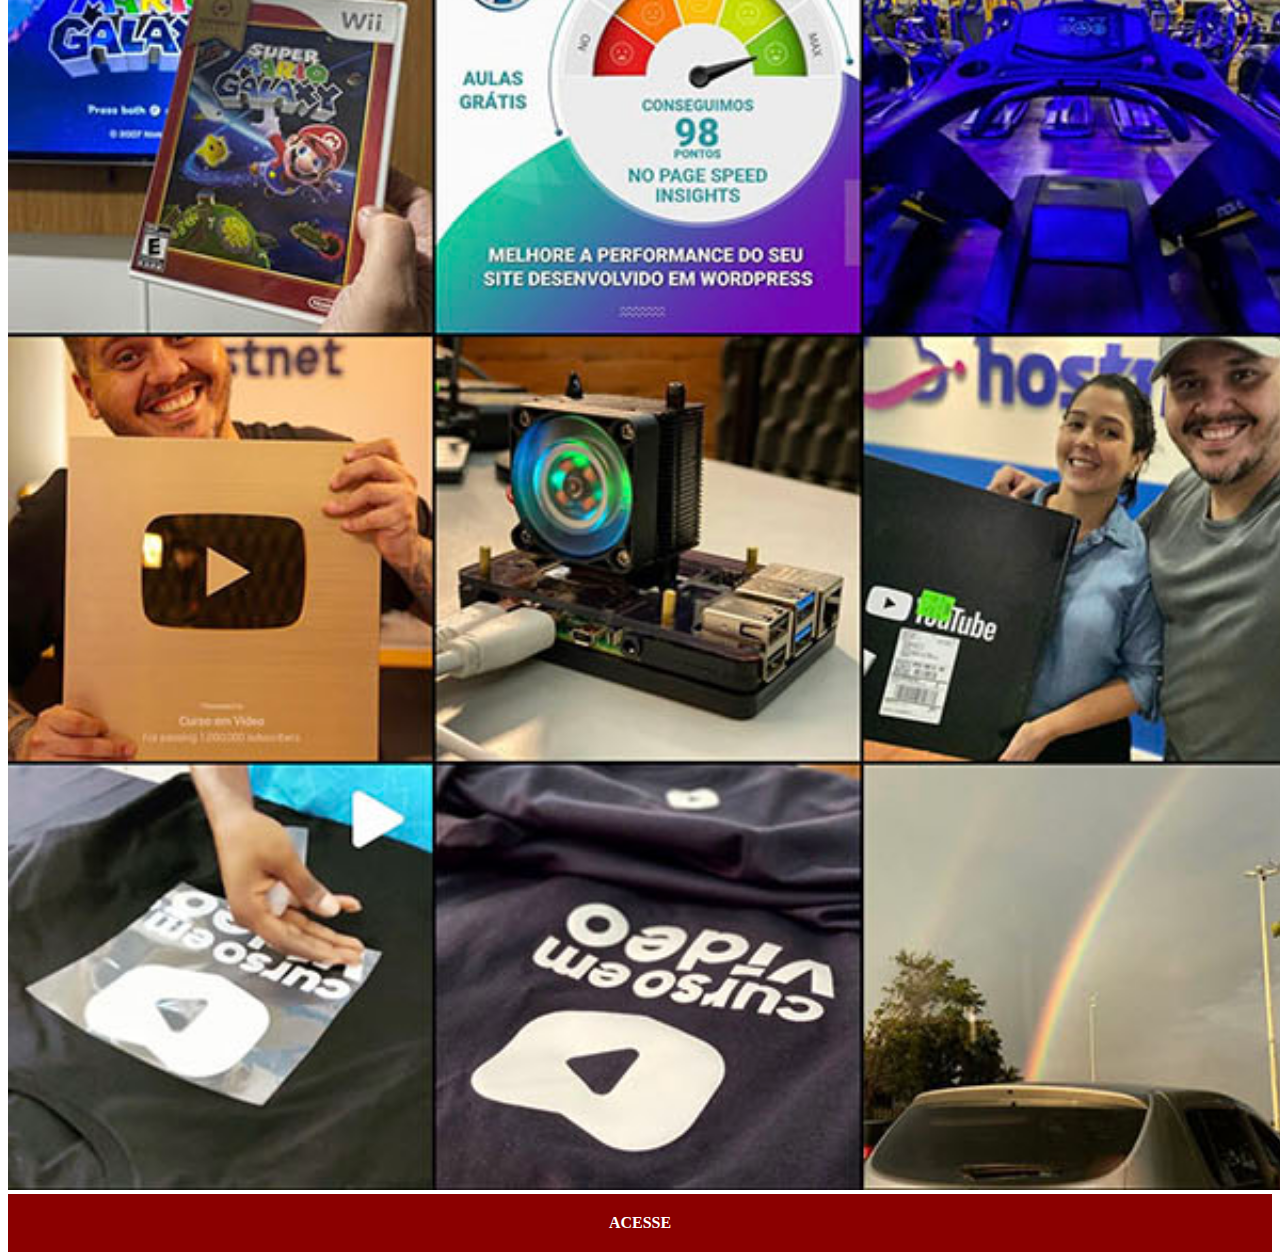
<file: instagram.html>
<!DOCTYPE html>
<html lang="en">
<head>
    <meta charset="UTF-8">
    <meta name="viewport" content="width=device-width, initial-scale=1.0">
    <title>Instagram</title>
    <link rel="stylesheet" href="estilos/social.css">
    
</head>
<body>
    <img src="imagens/tela-instagram.jpg" alt="Instagram">
    <a href="https://www.instagram.com/gustavoguanabara/" target="_blank">ACESSE</a>
    
</body>
</html>
</file>
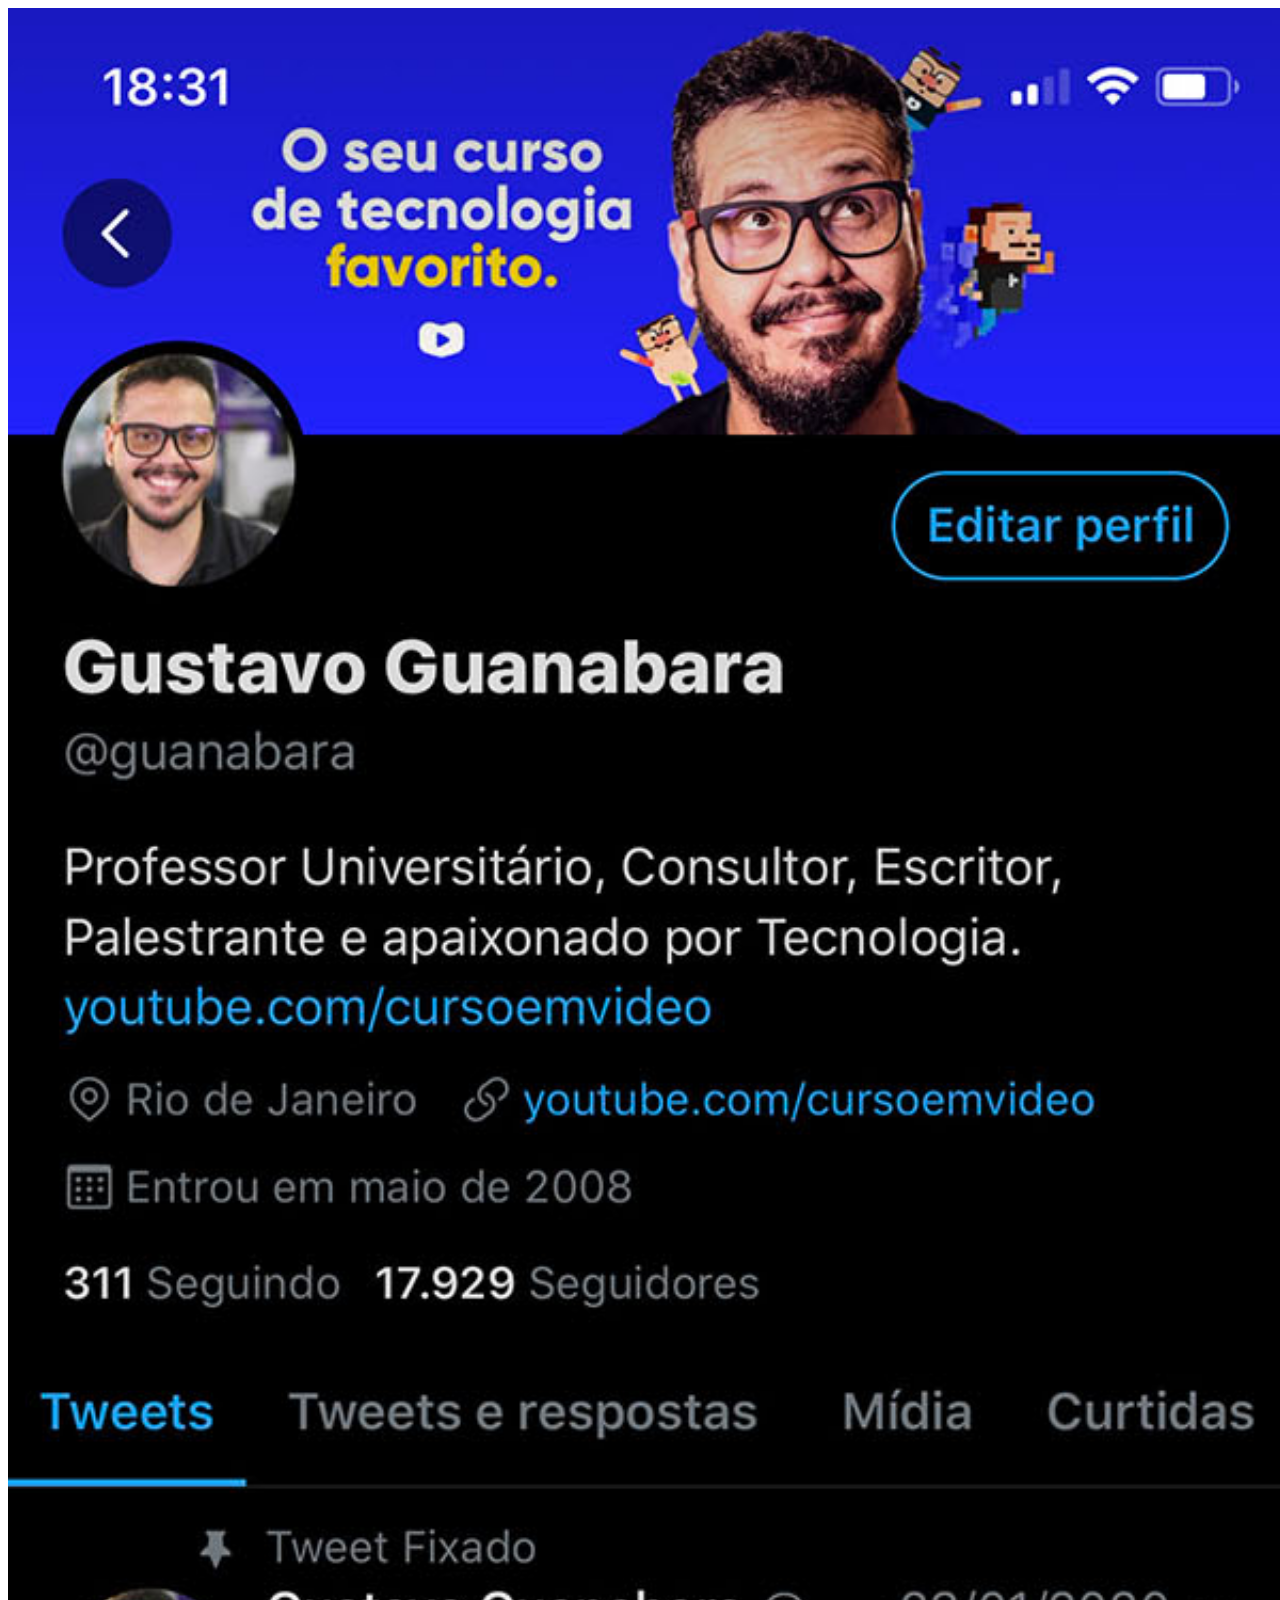
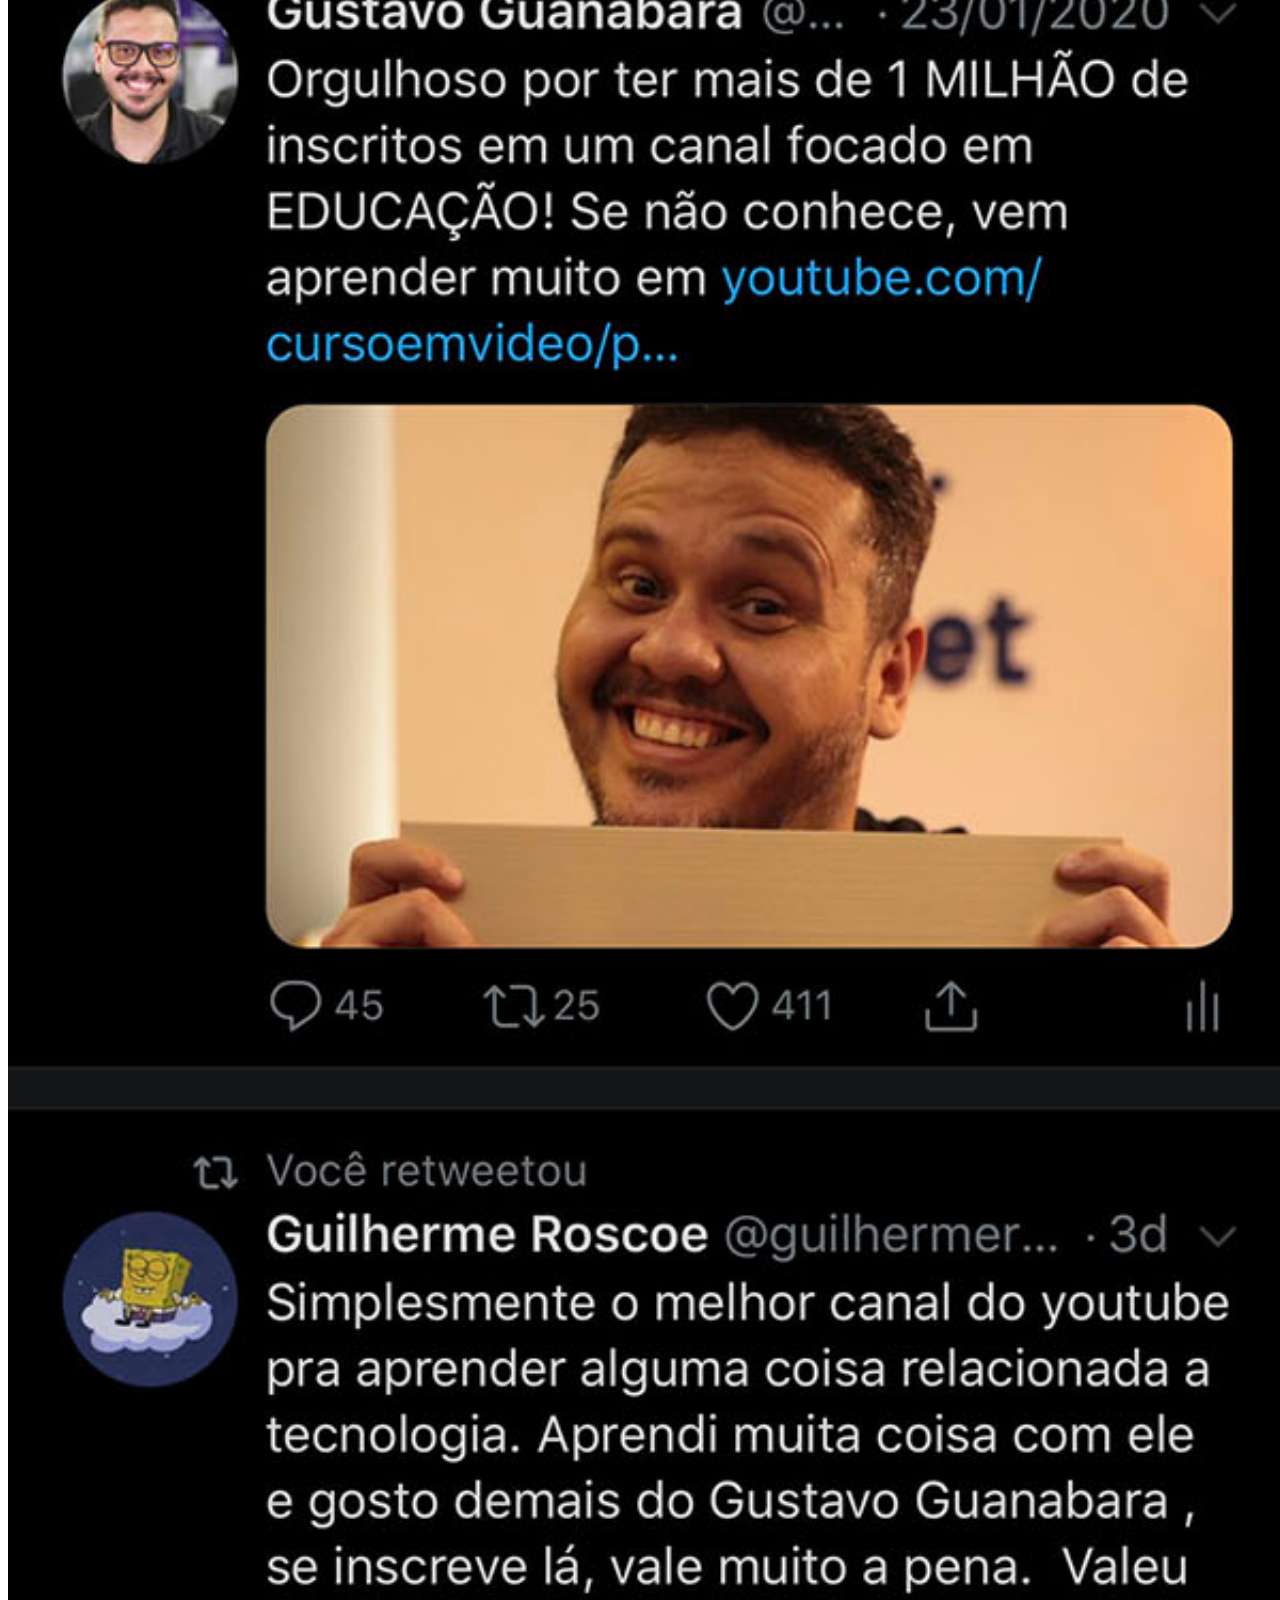
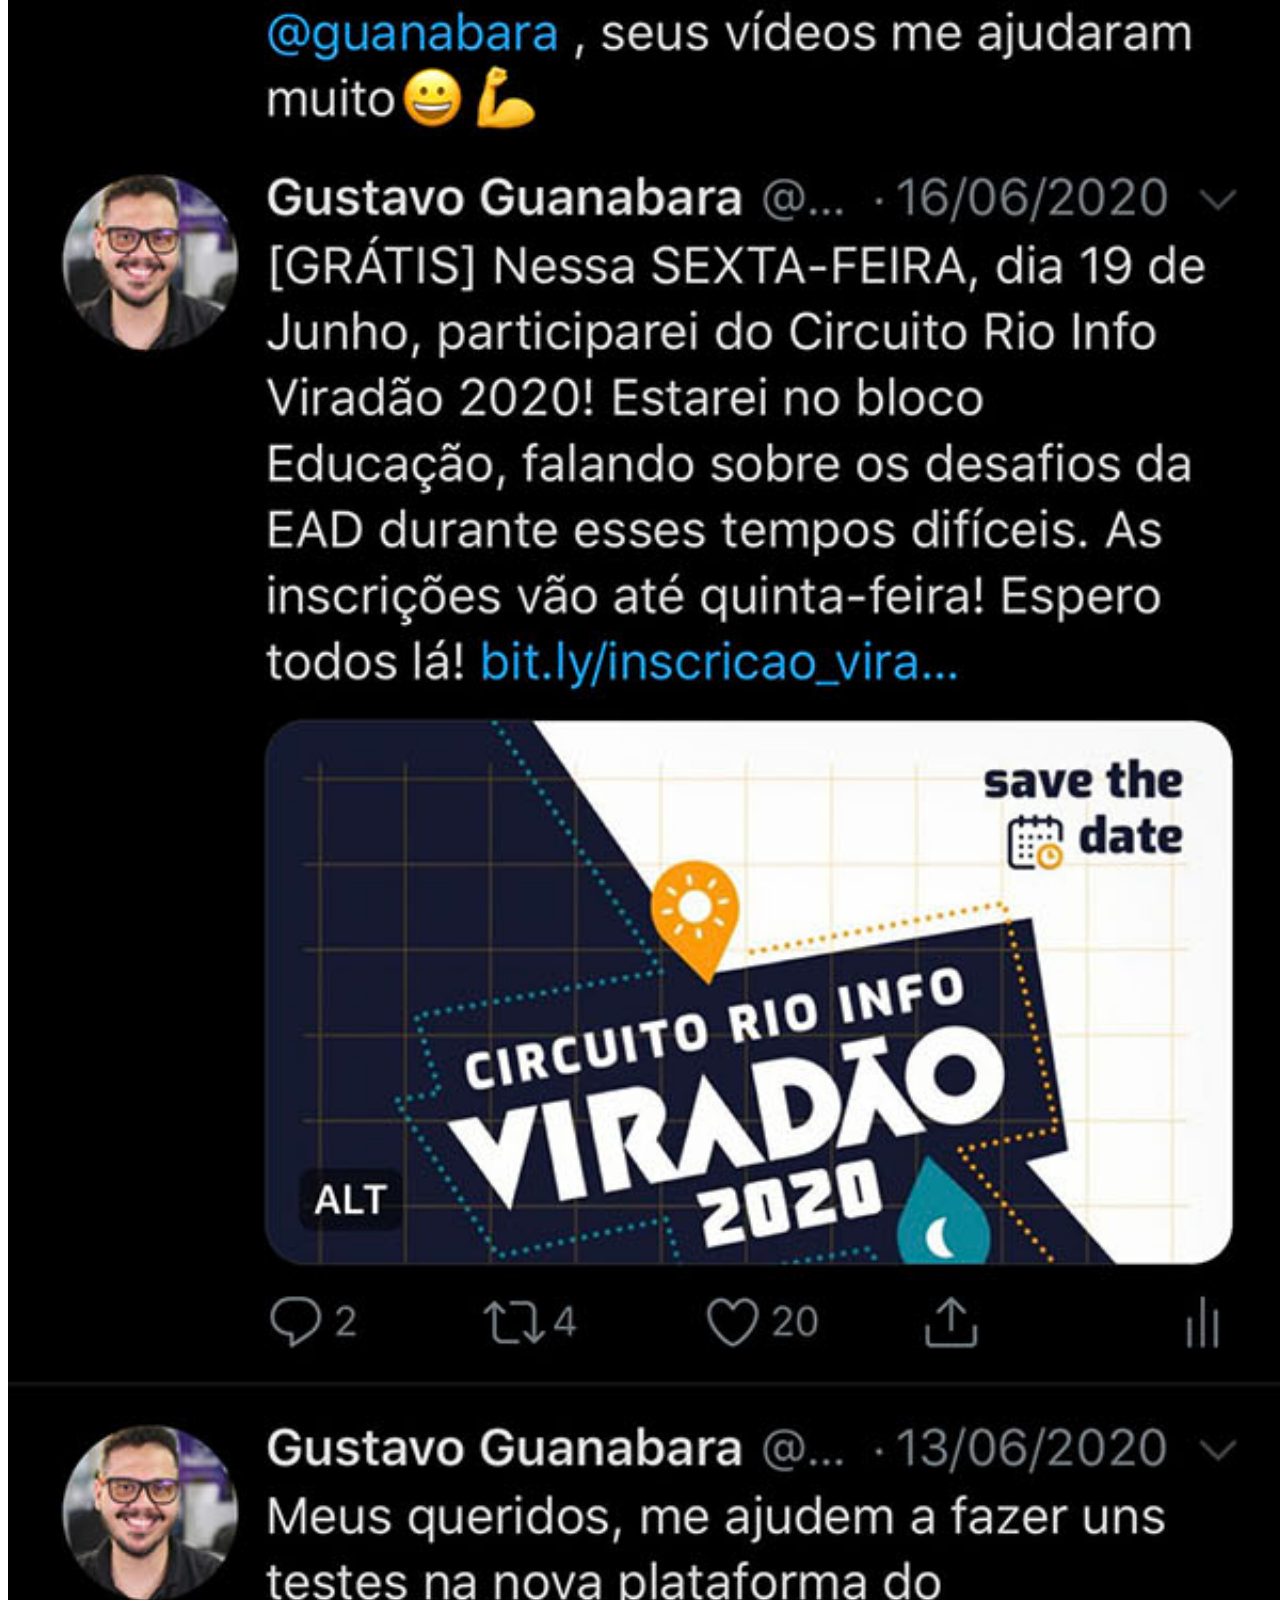
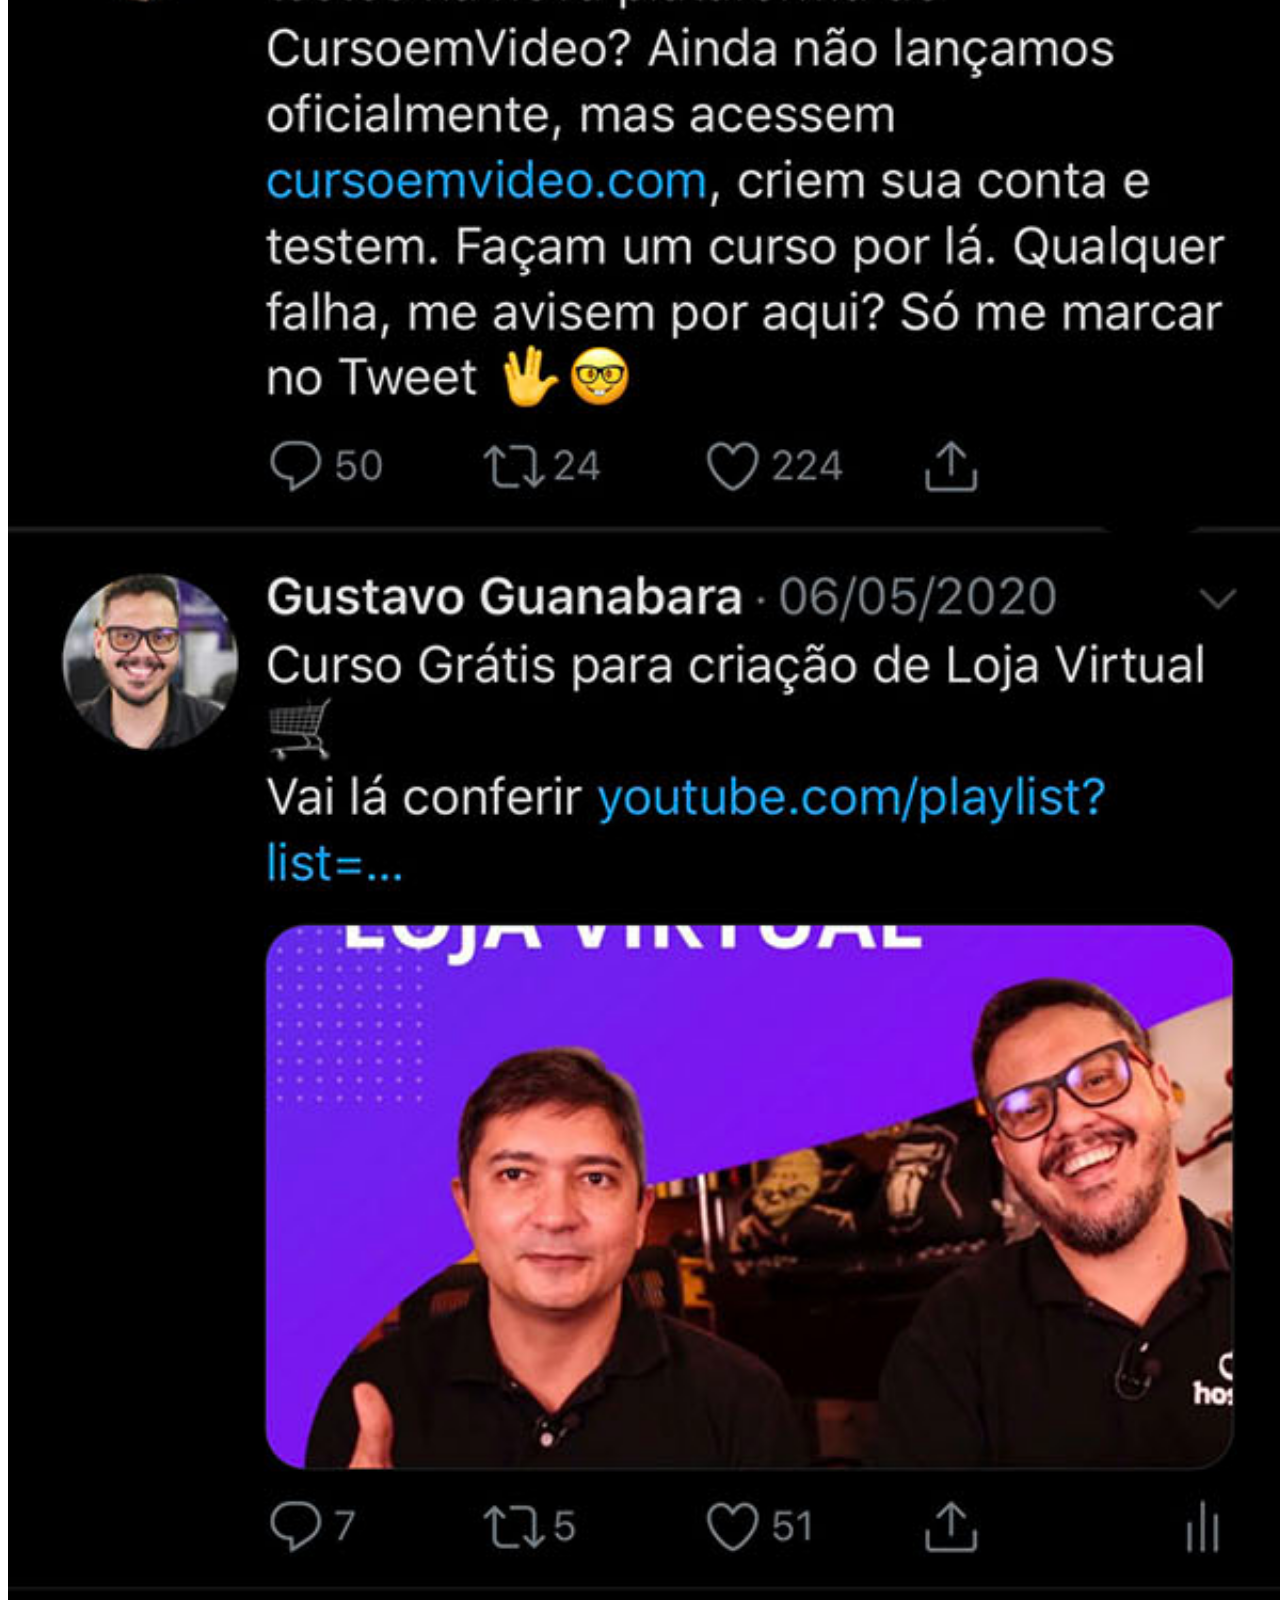
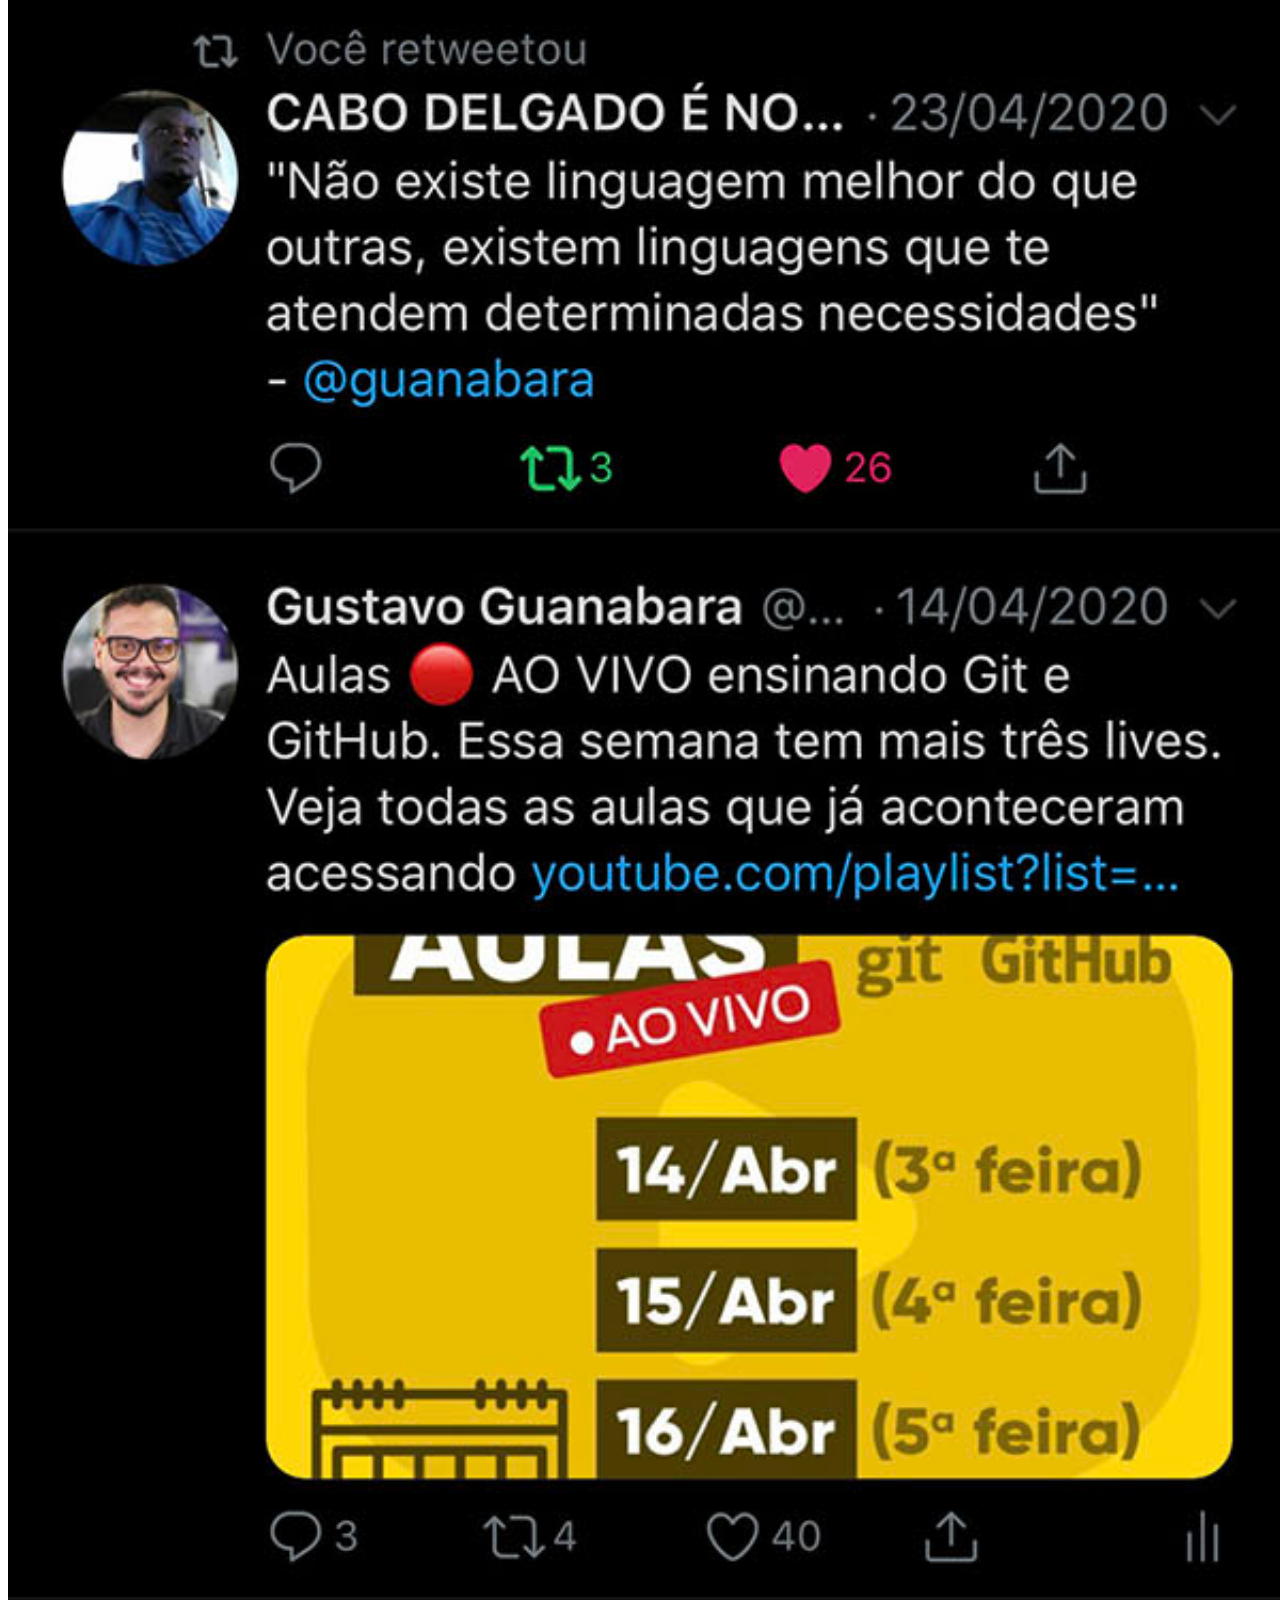
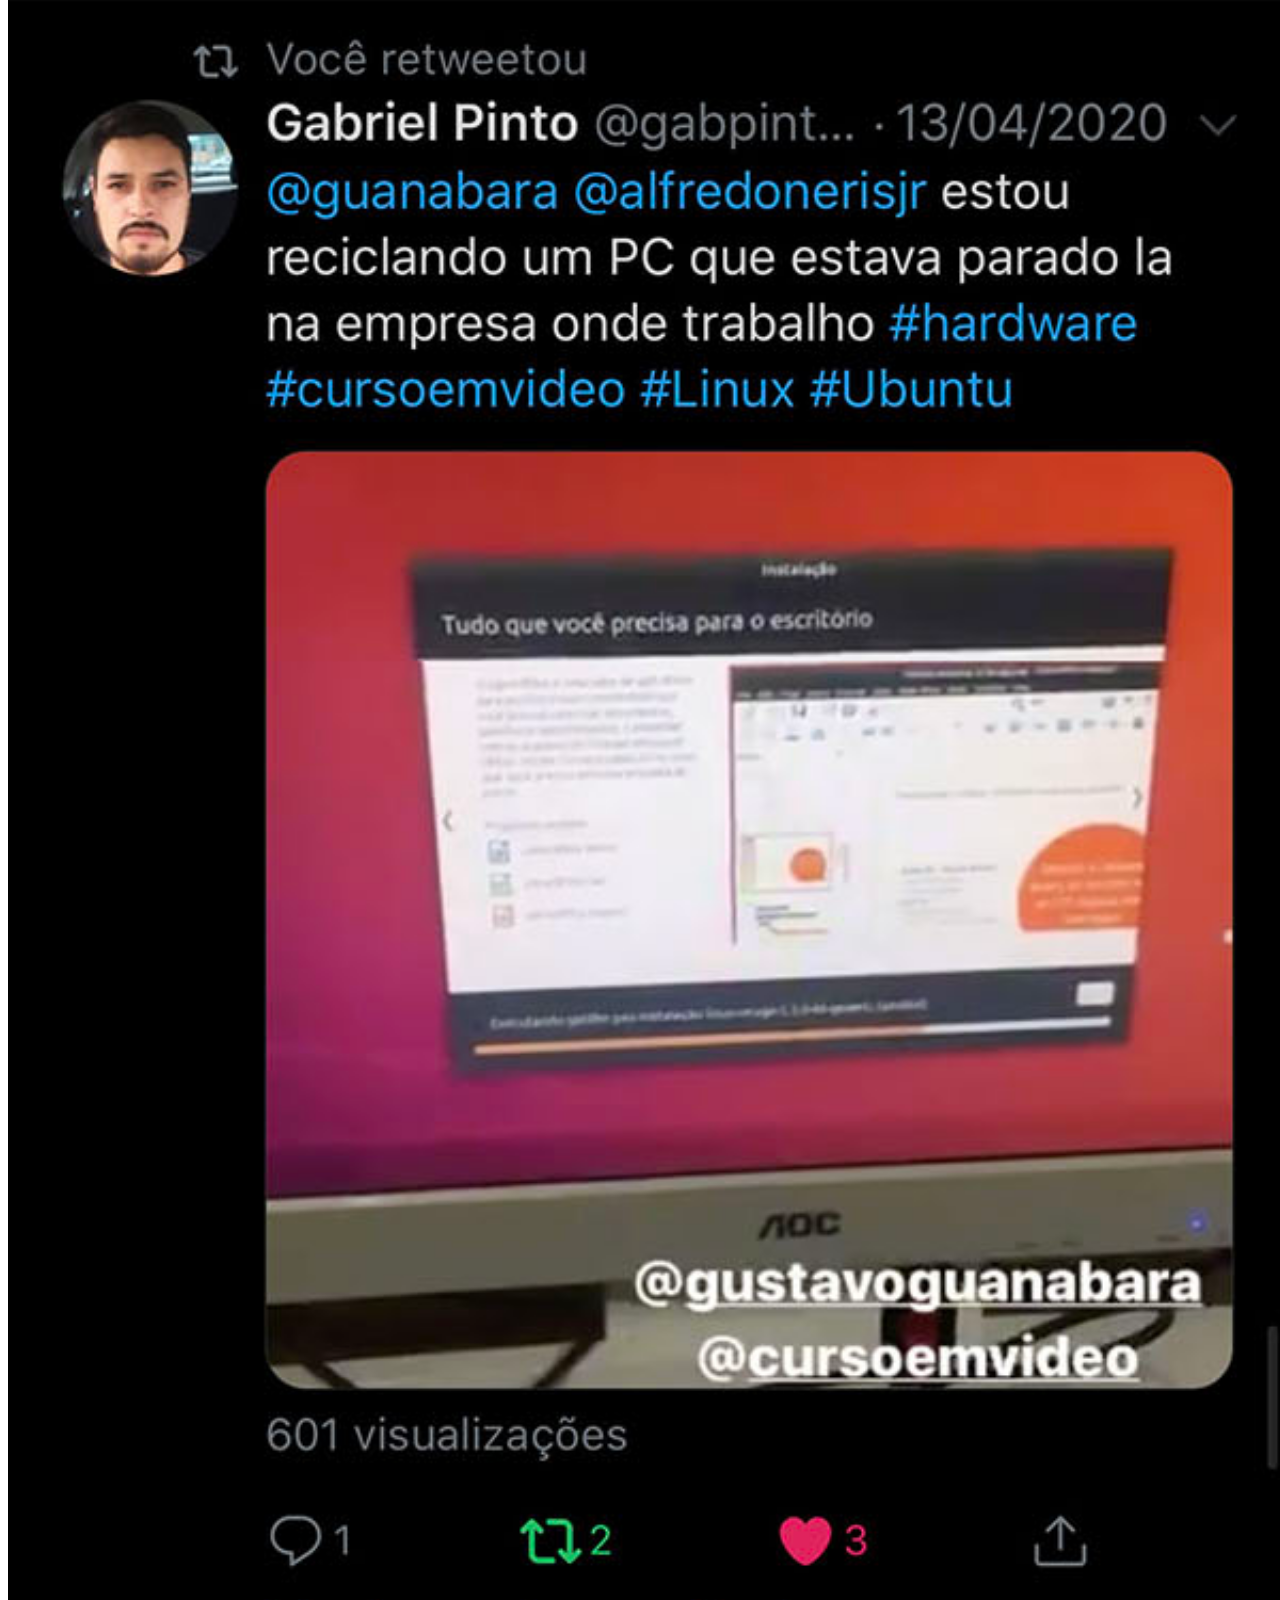
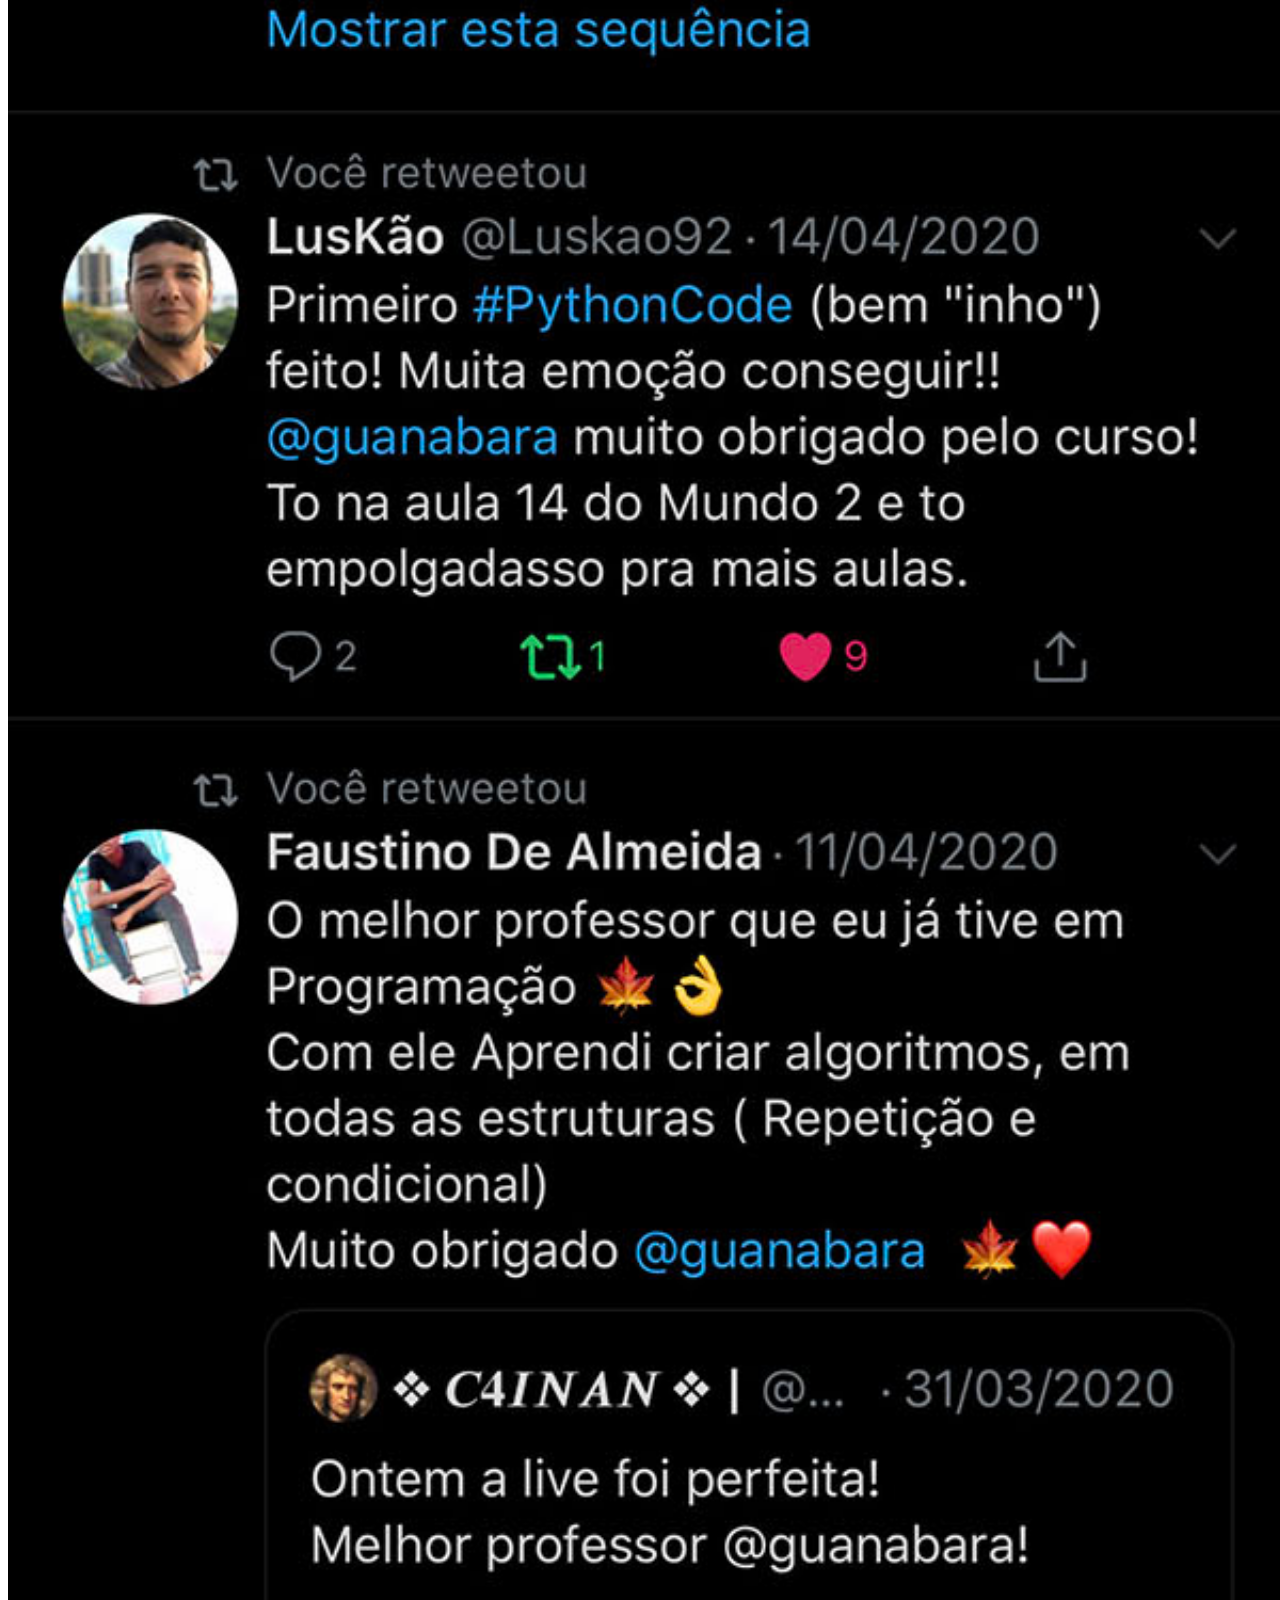
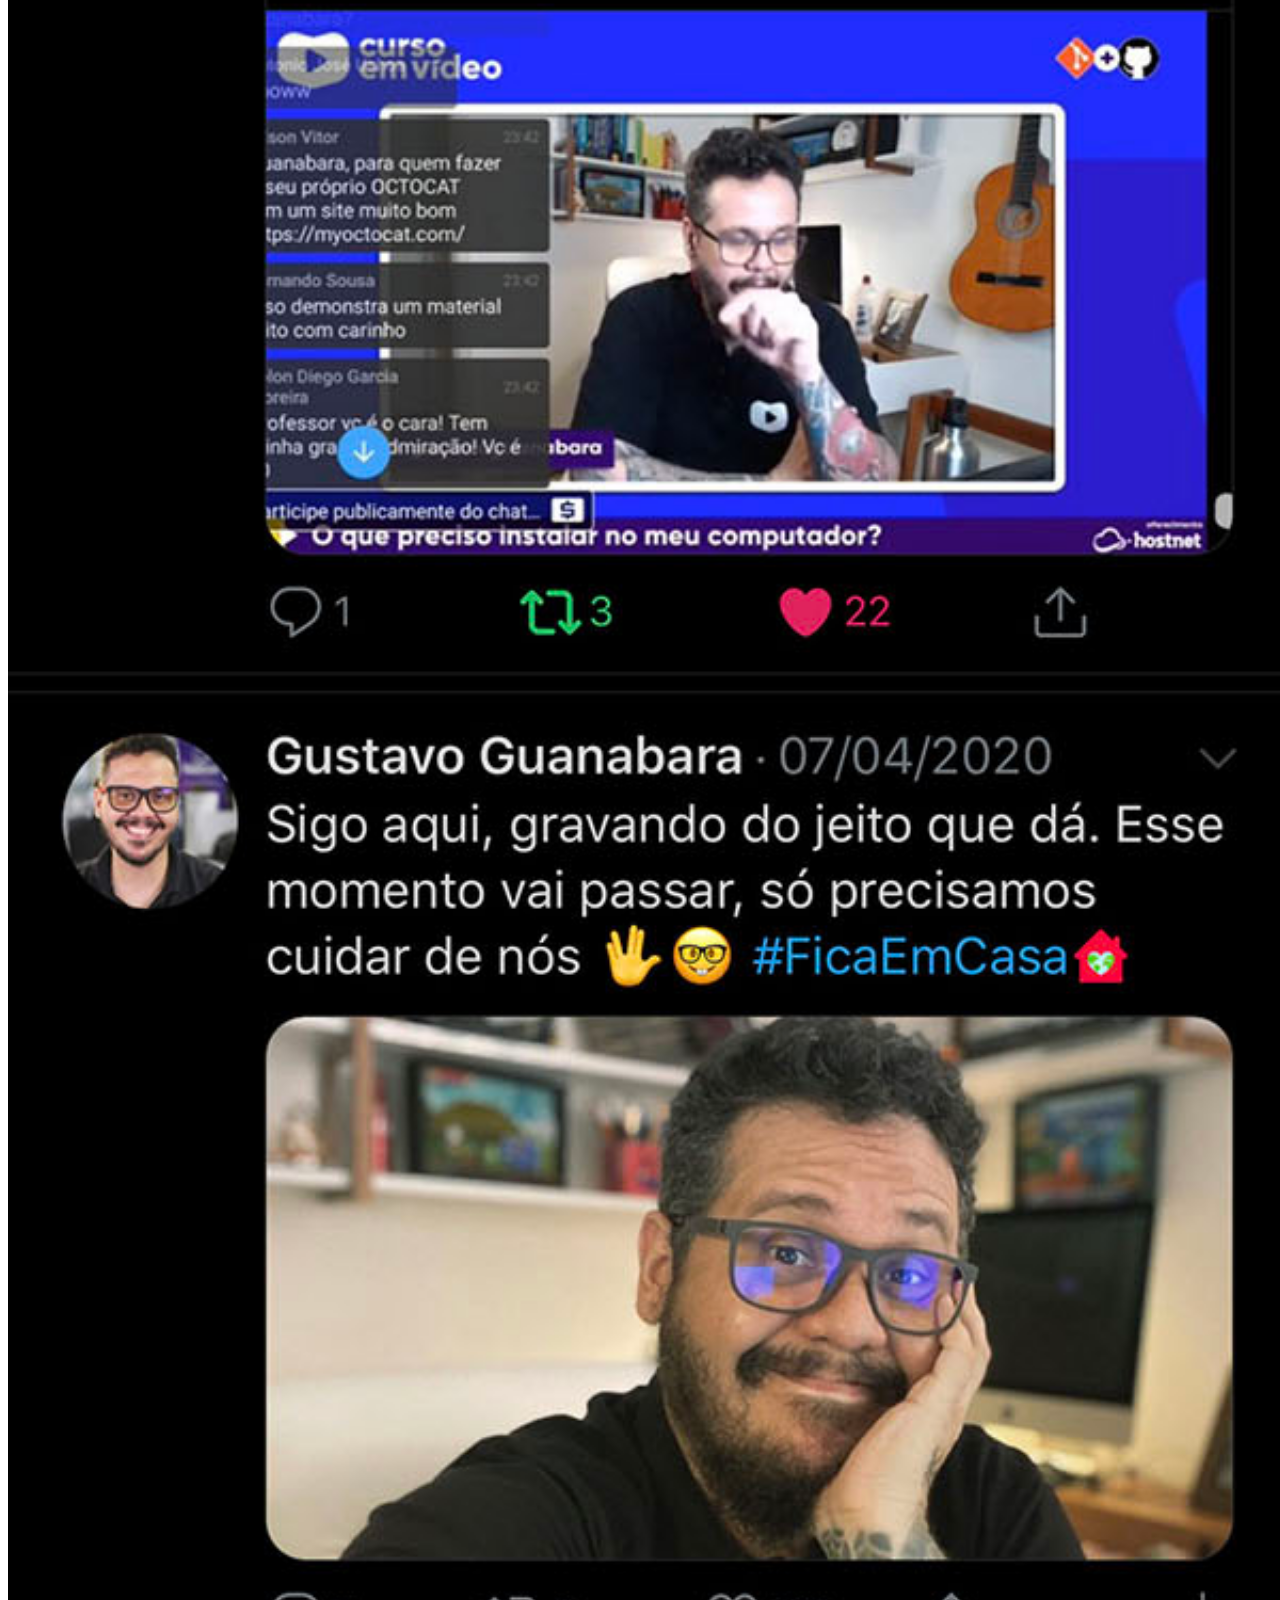
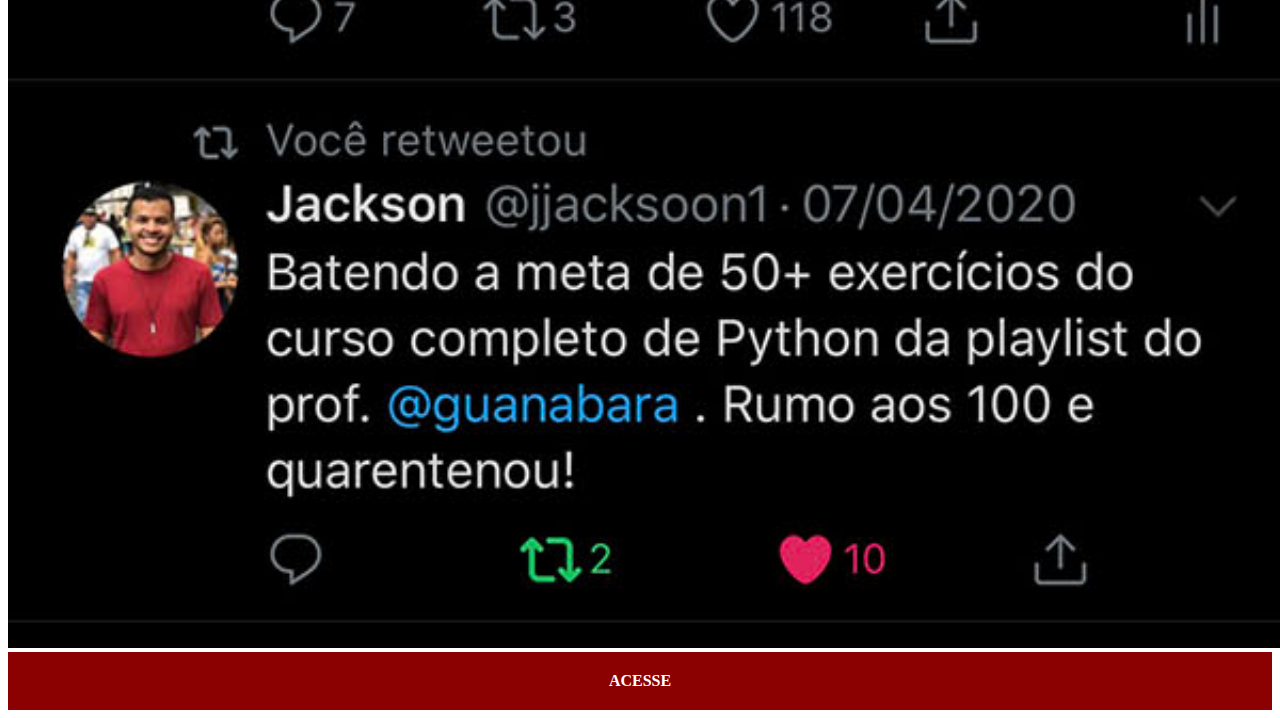
<file: twitter.html>
<!DOCTYPE html>
<html lang="en">
<head>
    <meta charset="UTF-8">
    <meta name="viewport" content="width=device-width, initial-scale=1.0">
    <title>Twitter</title>
    <link rel="stylesheet" href="estilos/social.css">
</head>
<body>
    <img src="imagens/tela-twitter.jpg" alt="Twitter">
    <a href="https://x.com/guanabara" target="_blank">ACESSE</a>

    
</body>
</html>
</file>
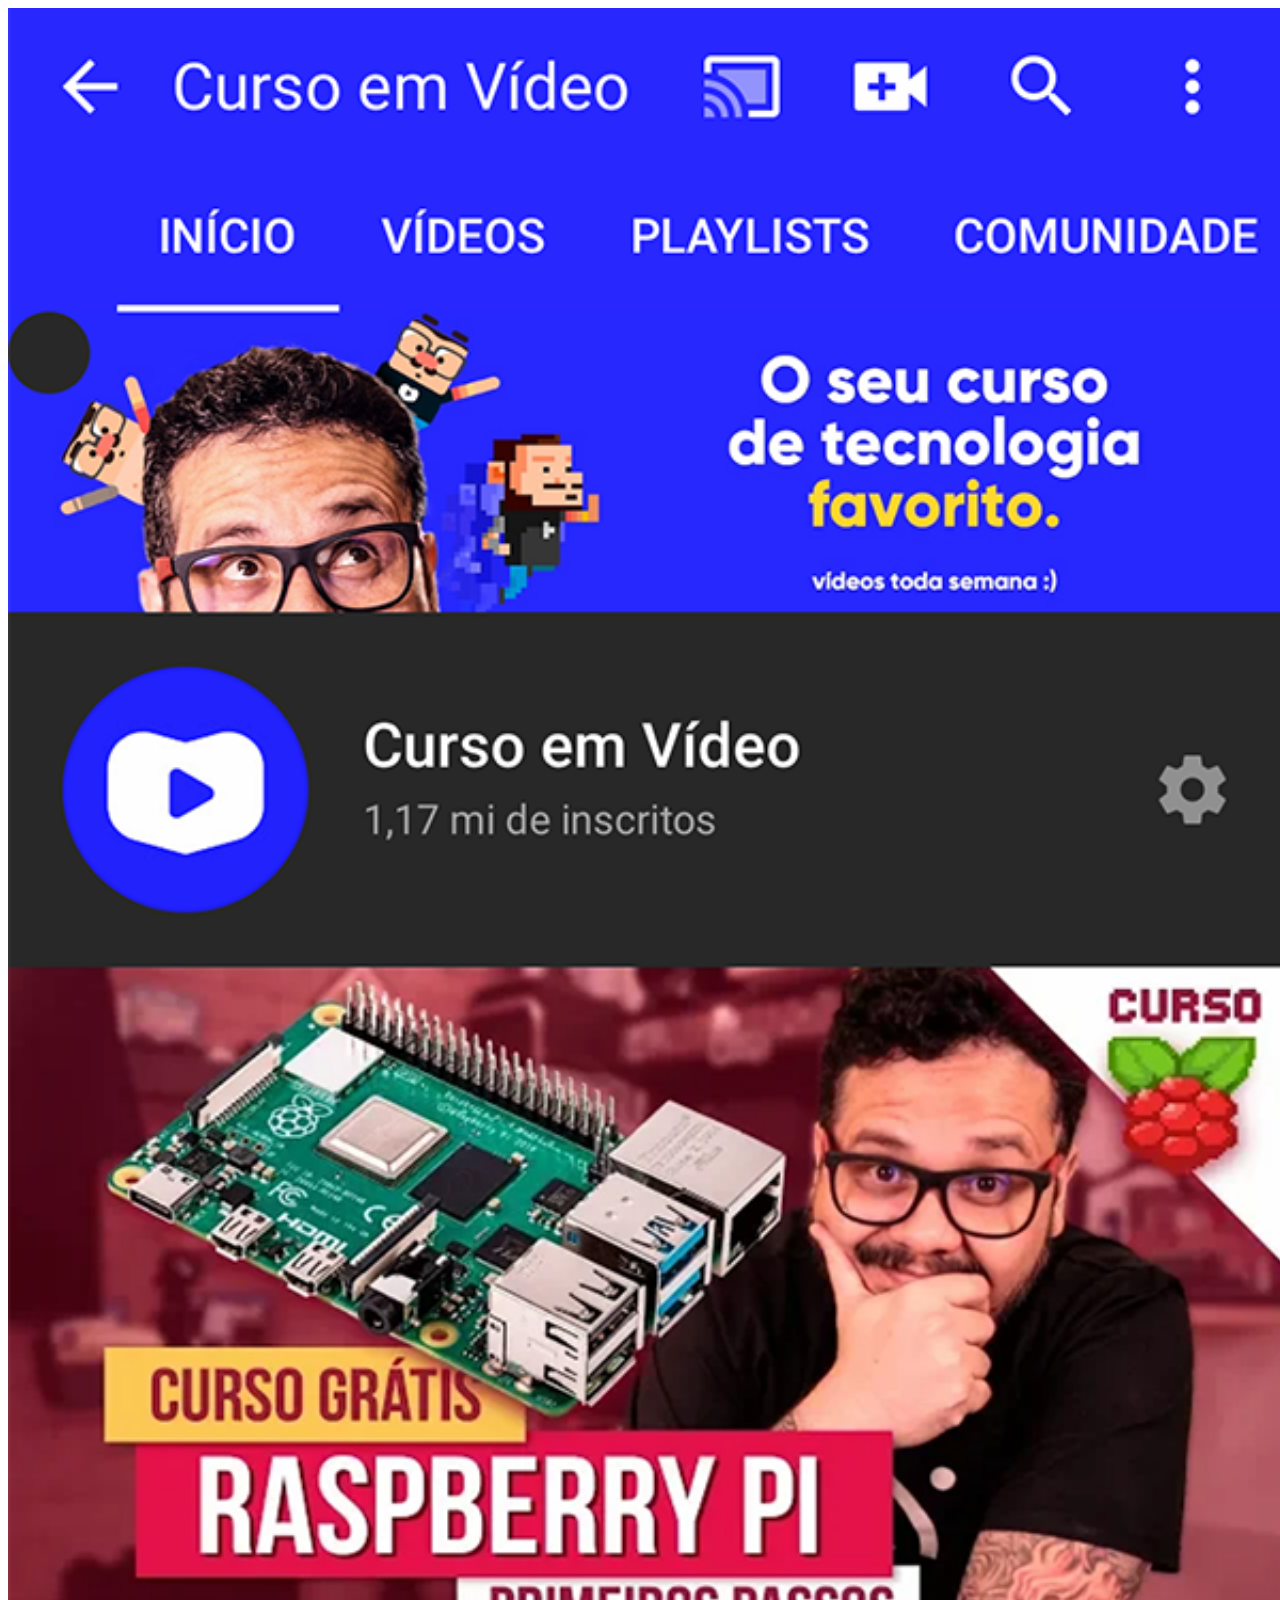
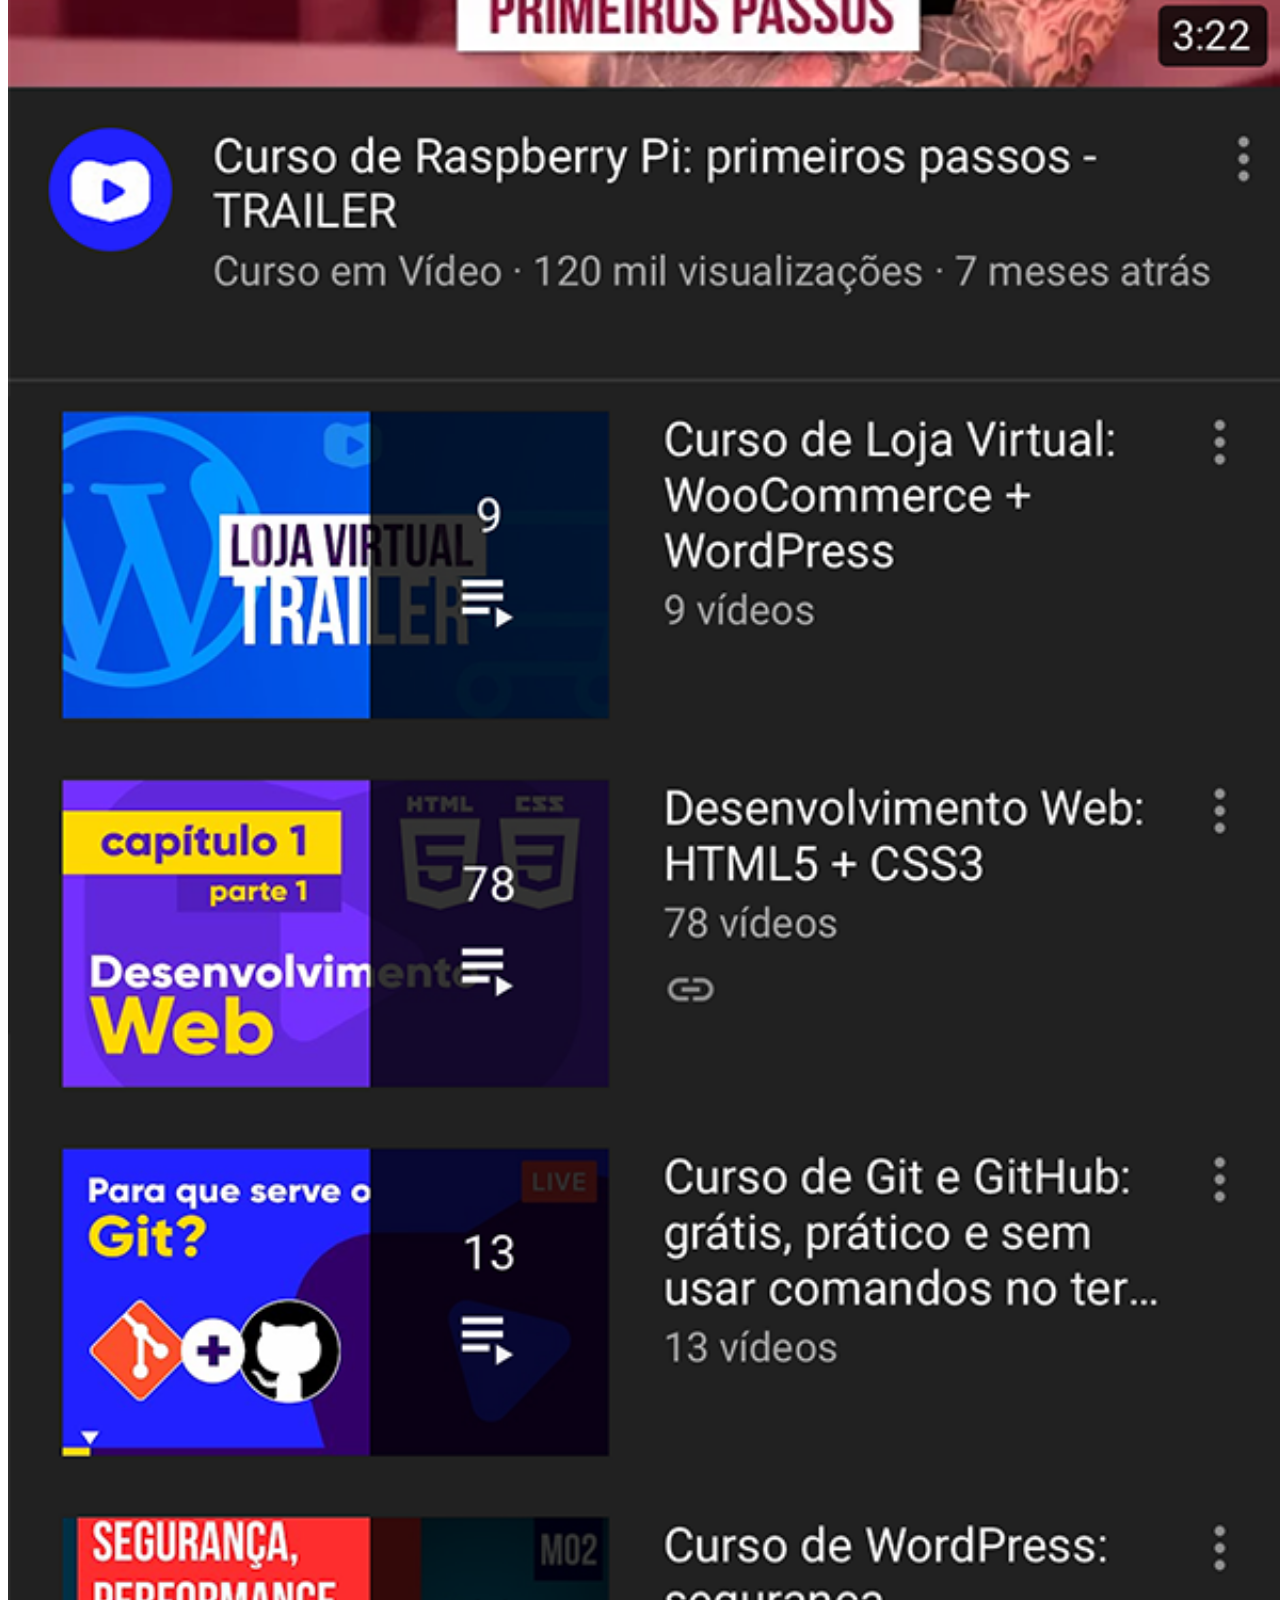
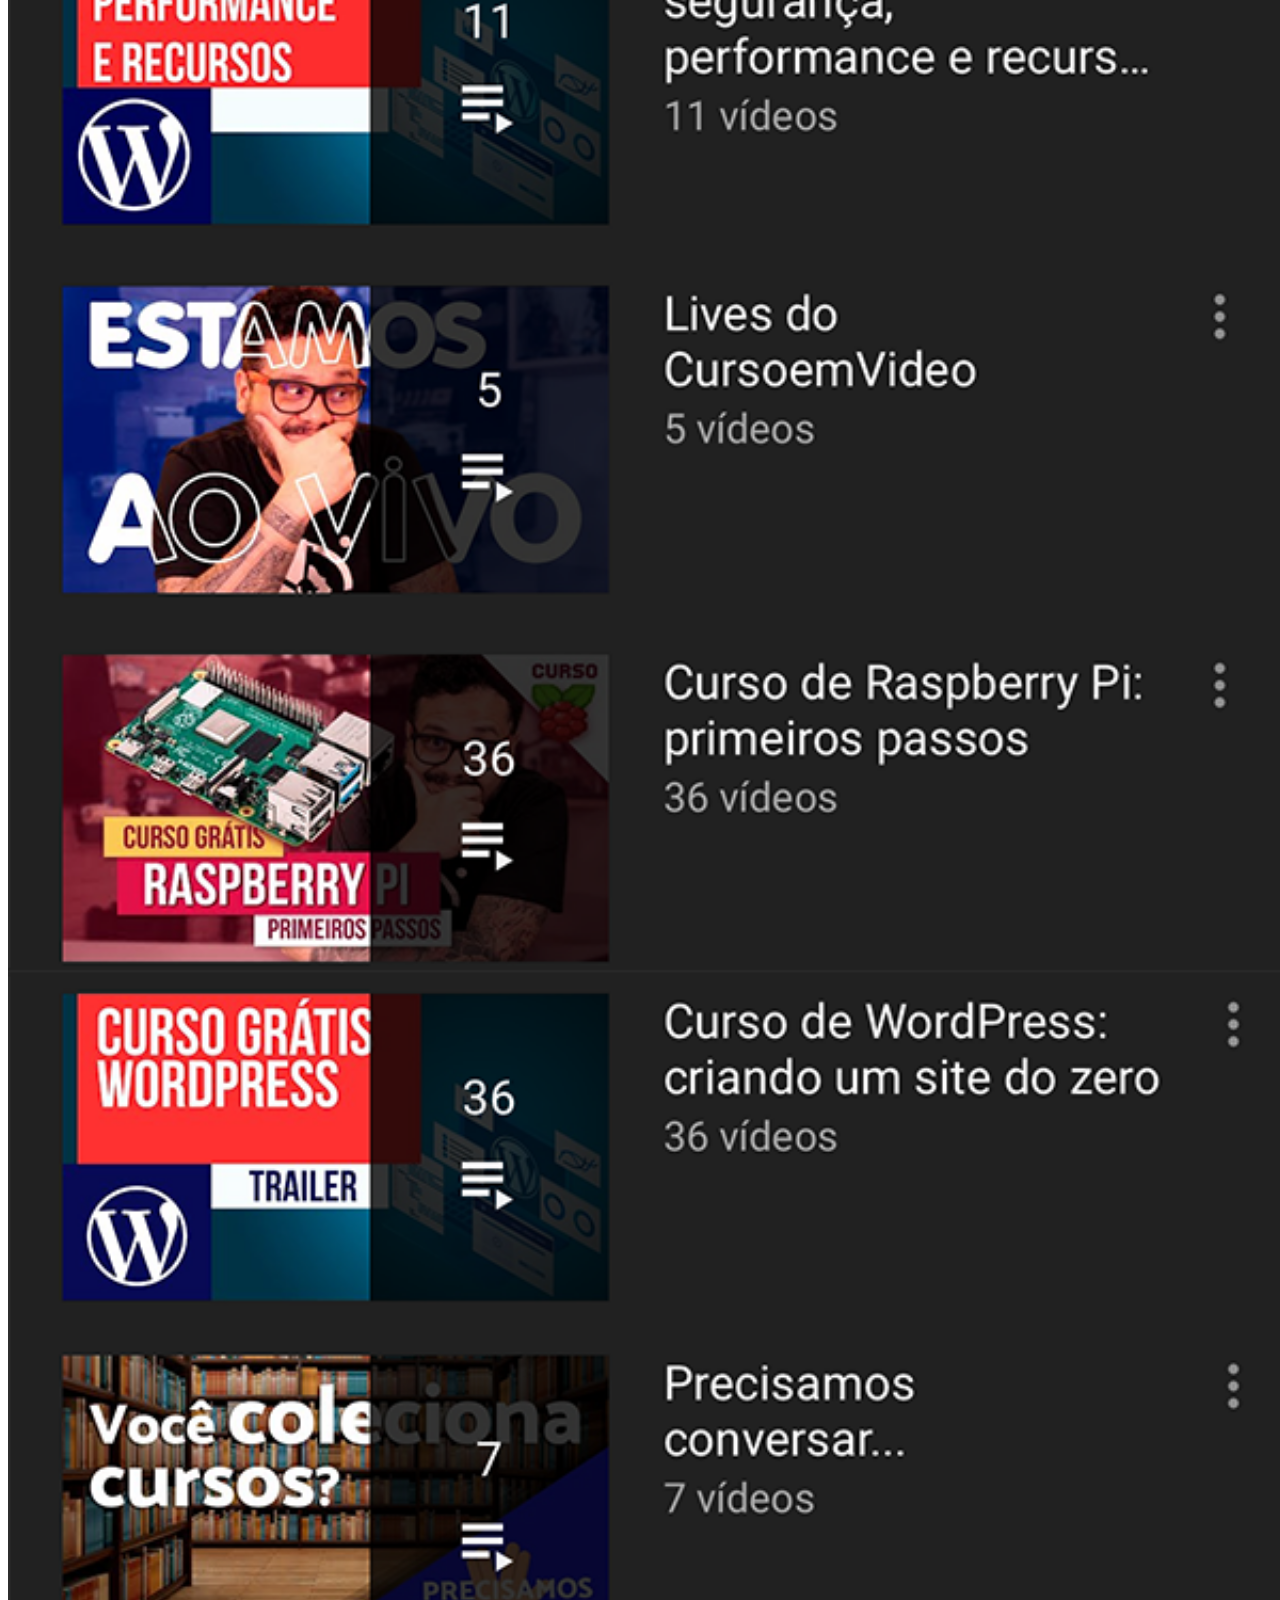
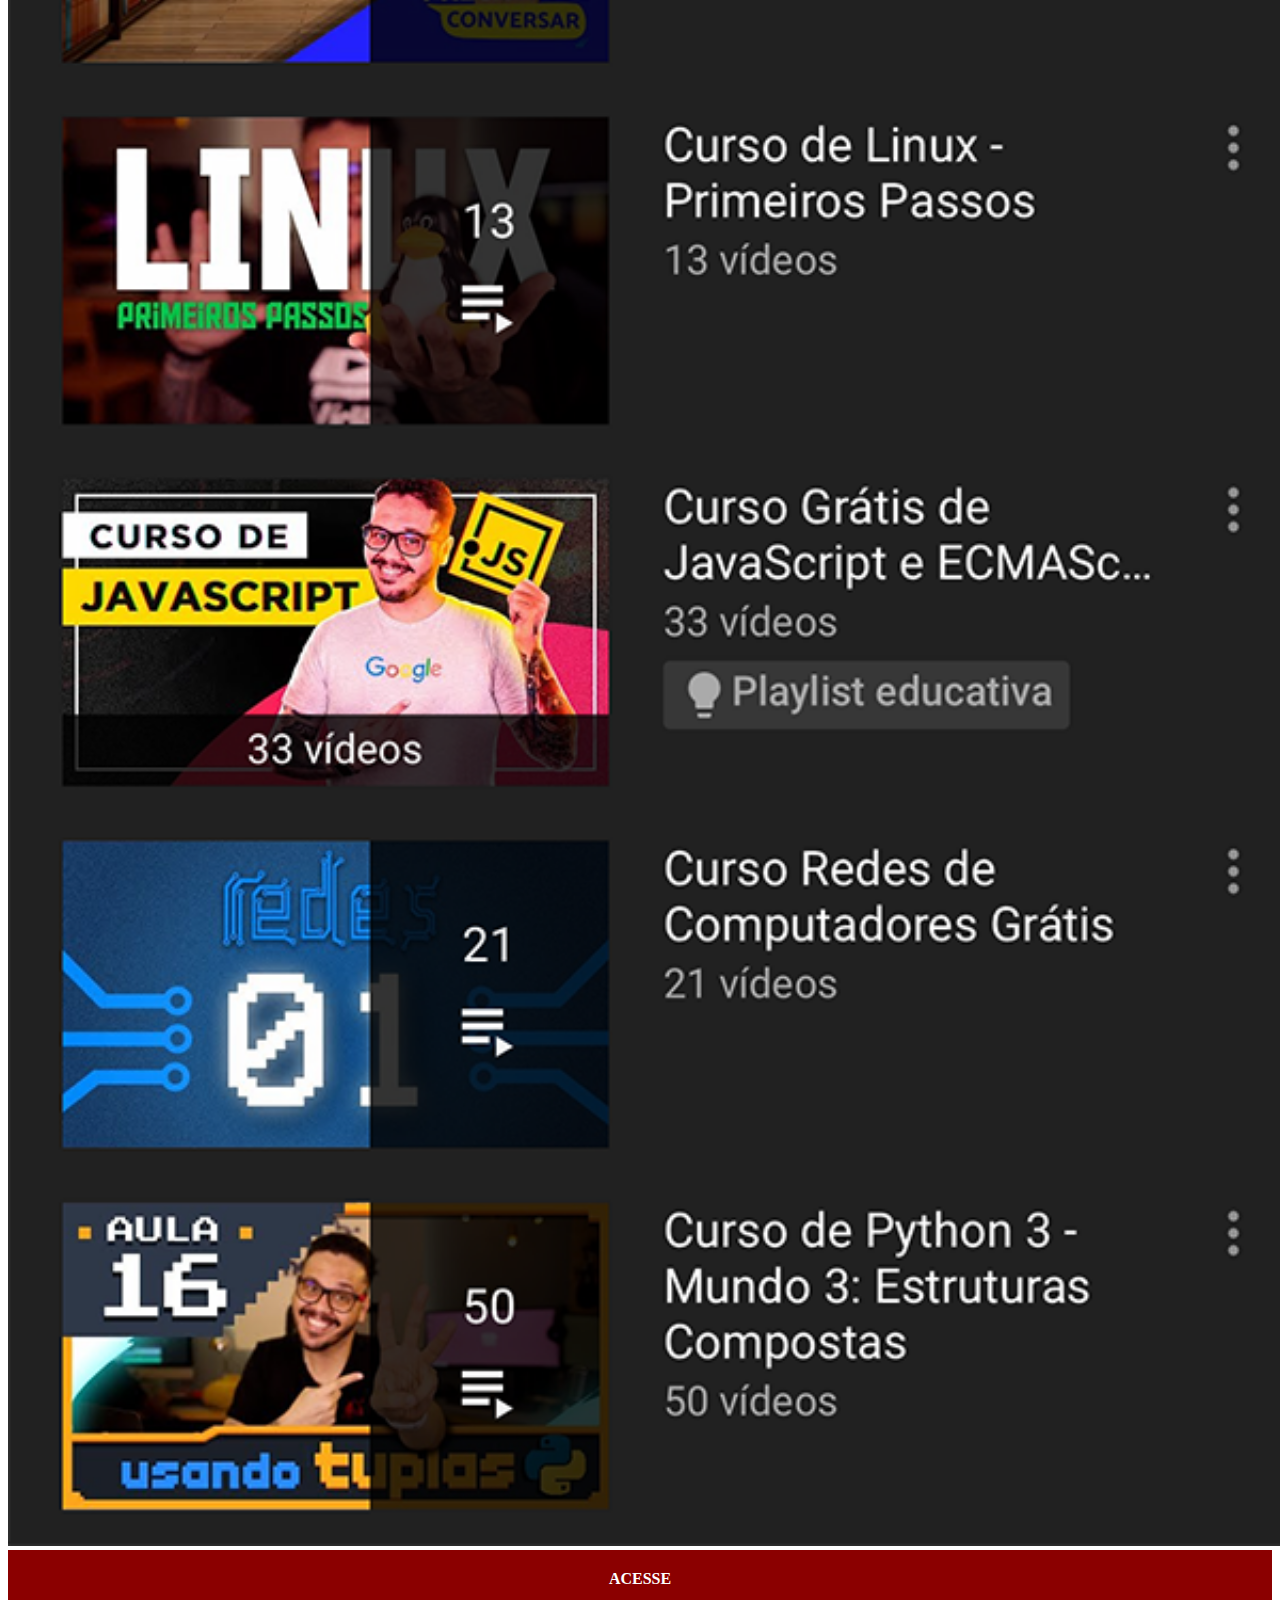
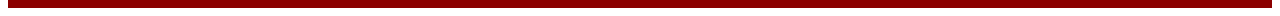
<file: youtube.html>
<!DOCTYPE html>
<html lang="pt-br">
<head>
    <meta charset="UTF-8">
    <meta name="viewport" content="width=device-width, initial-scale=1.0">
    <title>YouTube</title>
    <link rel="stylesheet" href="estilos/social.css">
   
</head>
<body>
    <img src="imagens/tela-youtube.png" alt="YouTube">
    <a href="https://www.youtube.com/user/cursoemvideo/playlists" target="_blank">ACESSE</a>
    
</body>
</html>
</file>
<file: estilos/style.css>
@charset "UTF-8";

* {
  margin: 0px;  
  padding: 0px;
  font-family: Arial, Helvetica, sans-serif;
}

html, body {
    height: 100vh;
    width: 100vw;
    background-color: black;
}

body {
    background: url('../imagens/fundo-madeira.jpg') no-repeat top center;
    background-size: cover;
    background-attachment: fixed;

}

main {
    position: relative;
    height: 100vh;
   
}

section#telefone {
    position: absolute;
    top: 50%;
    left: 50%;
    transform: translate(-50%, -50%);
    height: 627px;
    width: 311px;
    background: url('../imagens/frame-iphone.png') no-repeat;

}

iframe#tela {
    position: relative;
    top: 80px;
    left: 22px;
    width: 267px;
    height: 471px;

}

section#redes-sociais {
    text-align: right;
}

section#redes-sociais img {
    width: 50px;
    margin: 10px;
    border-radius: 50%;
    box-shadow: 2px 2px 5px rgba(0, 0, 0, 0.400);
    
}

section#redes-sociais img:hover {
    border: 2px solid rgba(255, 255, 255, 0.637);
    transform: translate(-3px, -3px);
    box-shadow: 5px 5px 10px rgba(0, 0, 0, 0.623) ;
    transition: transform .3s, border 1s;
}
</file>
<file: estilos/social.css>
@charset "UTF-8"

*{
    margin: 0px;
    padding: 0px;
    font-family: Arial, Helvetica, sans-serif;
}

img {
    width: 100vw;
}

::-webkit-scrollbar {
    width: 0px;
    height: 0px;
}

a {
    display: block;
    background-color: darkred;
    color: white;
    padding: 20px;
    text-align: center;
    font-weight: bolder;
    text-decoration: none;
}

a:hover {
    background-color: red;
}
</file>
